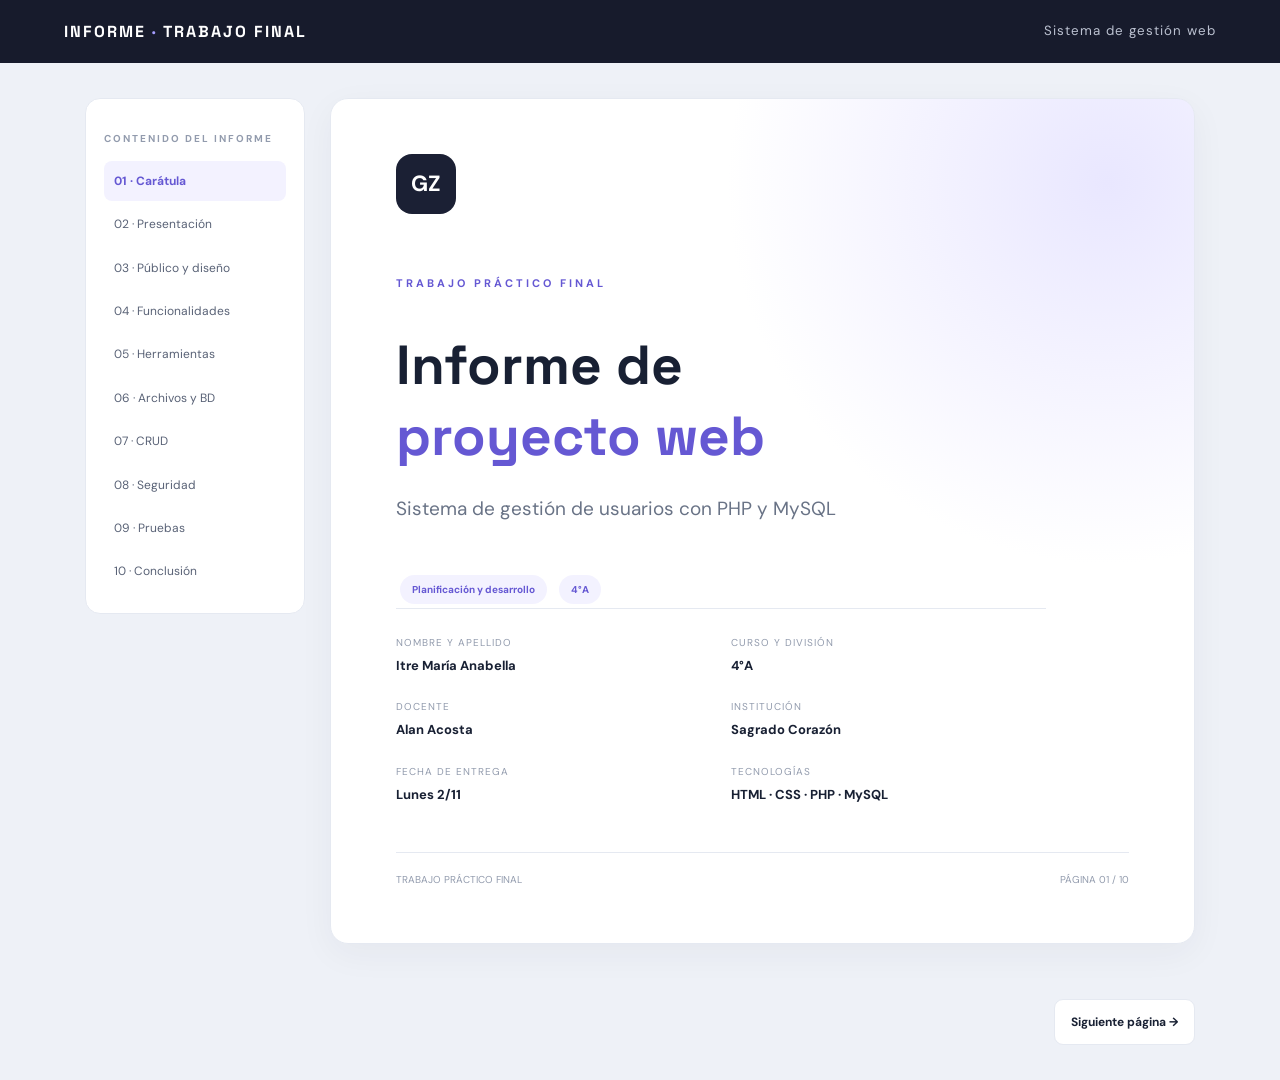
<file: index.html>
<!DOCTYPE html>
<html lang="es">
<head>
    <meta charset="UTF-8">
    <meta name="viewport" content="width=device-width, initial-scale=1.0">
    <title>Informe - GAMEZONE</title>
    <link rel="stylesheet" href="css/estilos.css">
</head>
<body>

<header>
    <a href="index.html" class="logo">INFORME <span>·</span> TRABAJO FINAL</a>
    <small>Sistema de gestión web</small>
</header>

<div class="contenedor">

<nav class="menu">
    <h4>Contenido del informe</h4>
    <a class="activo" href="index.html">01 · Carátula</a>
    <a href="pagina-2.html">02 · Presentación</a>
    <a href="pagina-3.html">03 · Público y diseño</a>
    <a href="pagina-4.html">04 · Funcionalidades</a>
    <a href="pagina-5.html">05 · Herramientas</a>
    <a href="pagina-6.html">06 · Archivos y BD</a>
    <a href="pagina-7.html">07 · CRUD</a>
    <a href="pagina-8.html">08 · Seguridad</a>
    <a href="pagina-9.html">09 · Pruebas</a>
    <a href="pagina-10.html">10 · Conclusión</a>
</nav>

<main class="documento portada">

    <div>
        <div class="simbolo">GZ</div>

        <p class="etiqueta" style="margin-top:60px">
            Trabajo práctico final
        </p>

        <h1>Informe de<br>
            <span style="color:#6558d3">proyecto web</span>
        </h1>

        <p class="subtitulo">
            Sistema de gestión de usuarios con PHP y MySQL
        </p>

        <br>

        <span class="etiqueta-color">Planificación y desarrollo</span>
        <span class="etiqueta-color">4°A</span>
    </div>

    <div class="datos">

        <div>
            <span>Nombre y apellido</span>
            <strong>Itre María Anabella</strong>
        </div>

        <div>
            <span>Curso y división</span>
            <strong>4°A</strong>
        </div>

        <div>
            <span>Docente</span>
            <strong>Alan Acosta</strong>
        </div>

        <div>
            <span>Institución</span>
            <strong>Sagrado Corazón</strong>
        </div>

        <div>
            <span>Fecha de entrega</span>
            <strong>Lunes 2/11</strong>
        </div>

        <div>
            <span>Tecnologías</span>
            <strong>HTML · CSS · PHP · MySQL</strong>
        </div>

    </div>

    <div class="pie">
        <span>Trabajo práctico final</span>
        <span>Página 01 / 10</span>
    </div>

</main>
</div>

<div class="contenedor">
    <div class="navegacion" style="grid-column:2">
        <span></span>
        <a href="pagina-2.html">Siguiente página →</a>
    </div>
</div>

</body>
</html>
</file>
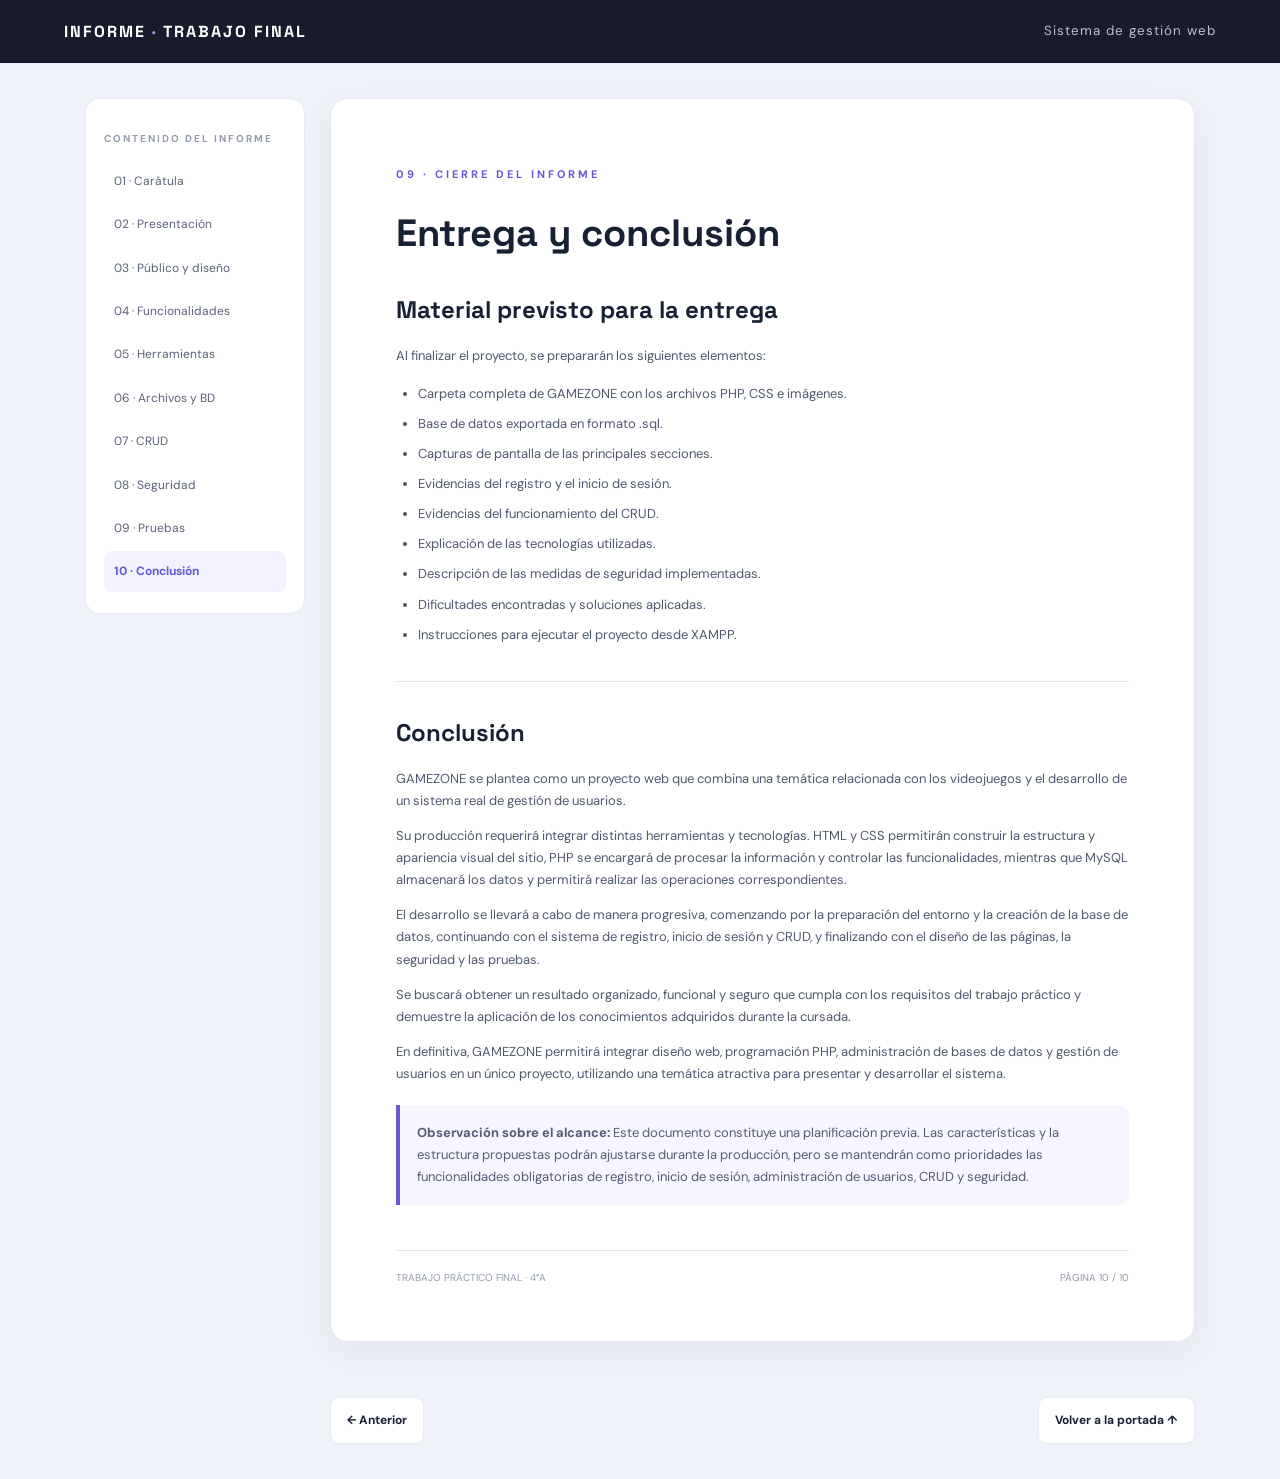
<file: pagina-10.html>
<!DOCTYPE html>
<html lang="es">
<head>
<meta charset="UTF-8">
<meta name="viewport" content="width=device-width, initial-scale=1.0">
<title>Conclusión - GAMEZONE</title>
<link rel="stylesheet" href="css/estilos.css">
</head>
<body>
<header>
<a href="index.html" class="logo">INFORME <span>·</span> TRABAJO FINAL</a>
<small>Sistema de gestión web</small>
</header>
<div class="contenedor">
<nav class="menu">
<h4>Contenido del informe</h4>
<a href="index.html">01 · Carátula</a>
<a href="pagina-2.html">02 · Presentación</a>
<a href="pagina-3.html">03 · Público y diseño</a>
<a href="pagina-4.html">04 · Funcionalidades</a>
<a href="pagina-5.html">05 · Herramientas</a>
<a href="pagina-6.html">06 · Archivos y BD</a>
<a href="pagina-7.html">07 · CRUD</a>
<a href="pagina-8.html">08 · Seguridad</a>
<a href="pagina-9.html">09 · Pruebas</a>
<a class="activo" href="pagina-10.html">10 · Conclusión</a>
</nav>

<main class="documento">
<p class="etiqueta">09 · Cierre del informe</p>
<h1>Entrega y conclusión</h1>

<h2>Material previsto para la entrega</h2>
<p>Al finalizar el proyecto, se prepararán los siguientes elementos:</p>

<ul>
<li>Carpeta completa de GAMEZONE con los archivos PHP, CSS e imágenes.</li>
<li>Base de datos exportada en formato .sql.</li>
<li>Capturas de pantalla de las principales secciones.</li>
<li>Evidencias del registro y el inicio de sesión.</li>
<li>Evidencias del funcionamiento del CRUD.</li>
<li>Explicación de las tecnologías utilizadas.</li>
<li>Descripción de las medidas de seguridad implementadas.</li>
<li>Dificultades encontradas y soluciones aplicadas.</li>
<li>Instrucciones para ejecutar el proyecto desde XAMPP.</li>
</ul>

<hr style="border:0;border-top:1px solid #e5e9f1;margin:35px 0">

<h2>Conclusión</h2>

<p>GAMEZONE se plantea como un proyecto web que combina una temática relacionada con los videojuegos y el desarrollo de un sistema real de gestión de usuarios.</p>

<p>Su producción requerirá integrar distintas herramientas y tecnologías. HTML y CSS permitirán construir la estructura y apariencia visual del sitio, PHP se encargará de procesar la información y controlar las funcionalidades, mientras que MySQL almacenará los datos y permitirá realizar las operaciones correspondientes.</p>

<p>El desarrollo se llevará a cabo de manera progresiva, comenzando por la preparación del entorno y la creación de la base de datos, continuando con el sistema de registro, inicio de sesión y CRUD, y finalizando con el diseño de las páginas, la seguridad y las pruebas.</p>

<p>Se buscará obtener un resultado organizado, funcional y seguro que cumpla con los requisitos del trabajo práctico y demuestre la aplicación de los conocimientos adquiridos durante la cursada.</p>

<p>En definitiva, GAMEZONE permitirá integrar diseño web, programación PHP, administración de bases de datos y gestión de usuarios en un único proyecto, utilizando una temática atractiva para presentar y desarrollar el sistema.</p>

<div class="destacado">
<strong>Observación sobre el alcance:</strong>
Este documento constituye una planificación previa. Las características y la estructura propuestas podrán ajustarse durante la producción, pero se mantendrán como prioridades las funcionalidades obligatorias de registro, inicio de sesión, administración de usuarios, CRUD y seguridad.
</div>

<div class="pie">
<span>Trabajo práctico final · 4°A</span>
<span>Página 10 / 10</span>
</div>
</main>
</div>

<div class="contenedor">
<div class="navegacion" style="grid-column:2">
<a href="pagina-9.html">← Anterior</a>
<a href="index.html">Volver a la portada ↑</a>
</div>
</div>
</body>
</html>
</file>
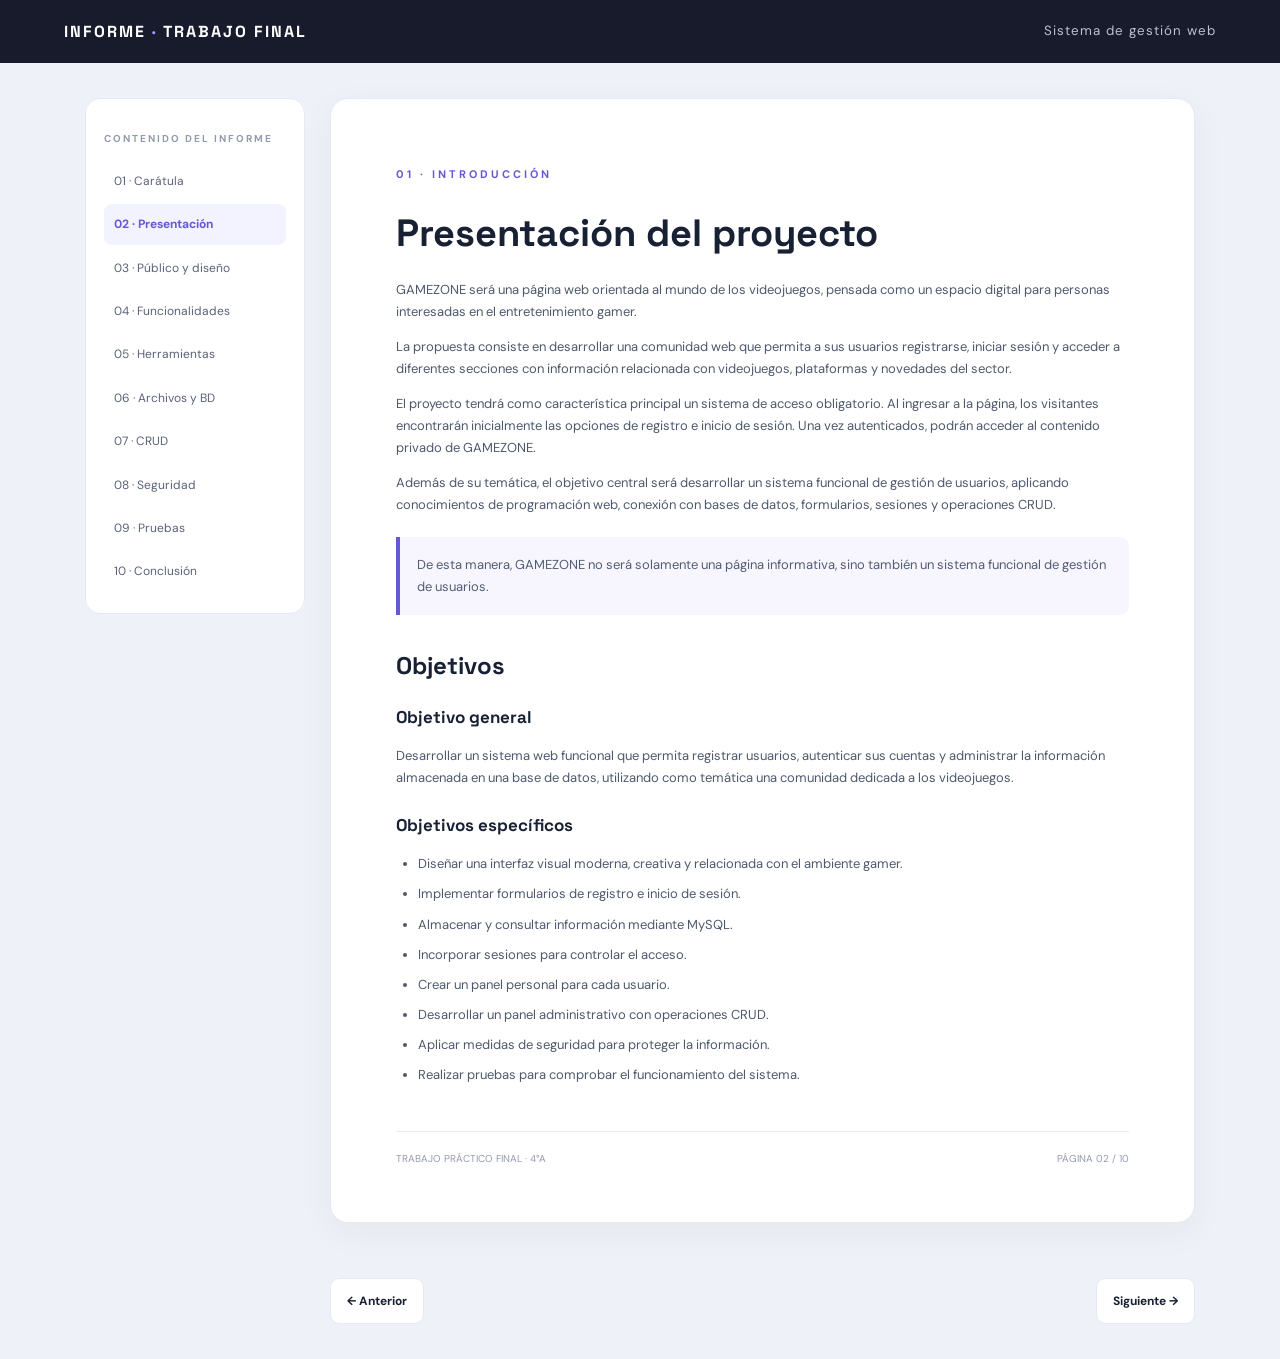
<file: pagina-2.html>
<!DOCTYPE html>
<html lang="es">
<head>
<meta charset="UTF-8">
<meta name="viewport" content="width=device-width, initial-scale=1.0">
<title>Presentación - GAMEZONE</title>
<link rel="stylesheet" href="css/estilos.css">
</head>
<body>

<header>
    <a href="index.html" class="logo">INFORME <span>·</span> TRABAJO FINAL</a>
    <small>Sistema de gestión web</small>
</header>

<div class="contenedor">

<nav class="menu">
    <h4>Contenido del informe</h4>
    <a href="index.html">01 · Carátula</a>
    <a class="activo" href="pagina-2.html">02 · Presentación</a>
    <a href="pagina-3.html">03 · Público y diseño</a>
    <a href="pagina-4.html">04 · Funcionalidades</a>
    <a href="pagina-5.html">05 · Herramientas</a>
    <a href="pagina-6.html">06 · Archivos y BD</a>
    <a href="pagina-7.html">07 · CRUD</a>
    <a href="pagina-8.html">08 · Seguridad</a>
    <a href="pagina-9.html">09 · Pruebas</a>
    <a href="pagina-10.html">10 · Conclusión</a>
</nav>

<main class="documento">

<p class="etiqueta">01 · Introducción</p>

<h1>Presentación del proyecto</h1>

<p>GAMEZONE será una página web orientada al mundo de los videojuegos, pensada como un espacio digital para personas interesadas en el entretenimiento gamer.</p>

<p>La propuesta consiste en desarrollar una comunidad web que permita a sus usuarios registrarse, iniciar sesión y acceder a diferentes secciones con información relacionada con videojuegos, plataformas y novedades del sector.</p>

<p>El proyecto tendrá como característica principal un sistema de acceso obligatorio. Al ingresar a la página, los visitantes encontrarán inicialmente las opciones de registro e inicio de sesión. Una vez autenticados, podrán acceder al contenido privado de GAMEZONE.</p>

<p>Además de su temática, el objetivo central será desarrollar un sistema funcional de gestión de usuarios, aplicando conocimientos de programación web, conexión con bases de datos, formularios, sesiones y operaciones CRUD.</p>

<div class="destacado">
De esta manera, GAMEZONE no será solamente una página informativa, sino también un sistema funcional de gestión de usuarios.
</div>

<h2>Objetivos</h2>

<h3>Objetivo general</h3>

<p>Desarrollar un sistema web funcional que permita registrar usuarios, autenticar sus cuentas y administrar la información almacenada en una base de datos, utilizando como temática una comunidad dedicada a los videojuegos.</p>

<h3>Objetivos específicos</h3>

<ul>
<li>Diseñar una interfaz visual moderna, creativa y relacionada con el ambiente gamer.</li>
<li>Implementar formularios de registro e inicio de sesión.</li>
<li>Almacenar y consultar información mediante MySQL.</li>
<li>Incorporar sesiones para controlar el acceso.</li>
<li>Crear un panel personal para cada usuario.</li>
<li>Desarrollar un panel administrativo con operaciones CRUD.</li>
<li>Aplicar medidas de seguridad para proteger la información.</li>
<li>Realizar pruebas para comprobar el funcionamiento del sistema.</li>
</ul>

<div class="pie">
<span>Trabajo práctico final · 4°A</span>
<span>Página 02 / 10</span>
</div>

</main>
</div>

<div class="contenedor">
<div class="navegacion" style="grid-column:2">
<a href="index.html">← Anterior</a>
<a href="pagina-3.html">Siguiente →</a>
</div>
</div>

</body>
</html>
</file>
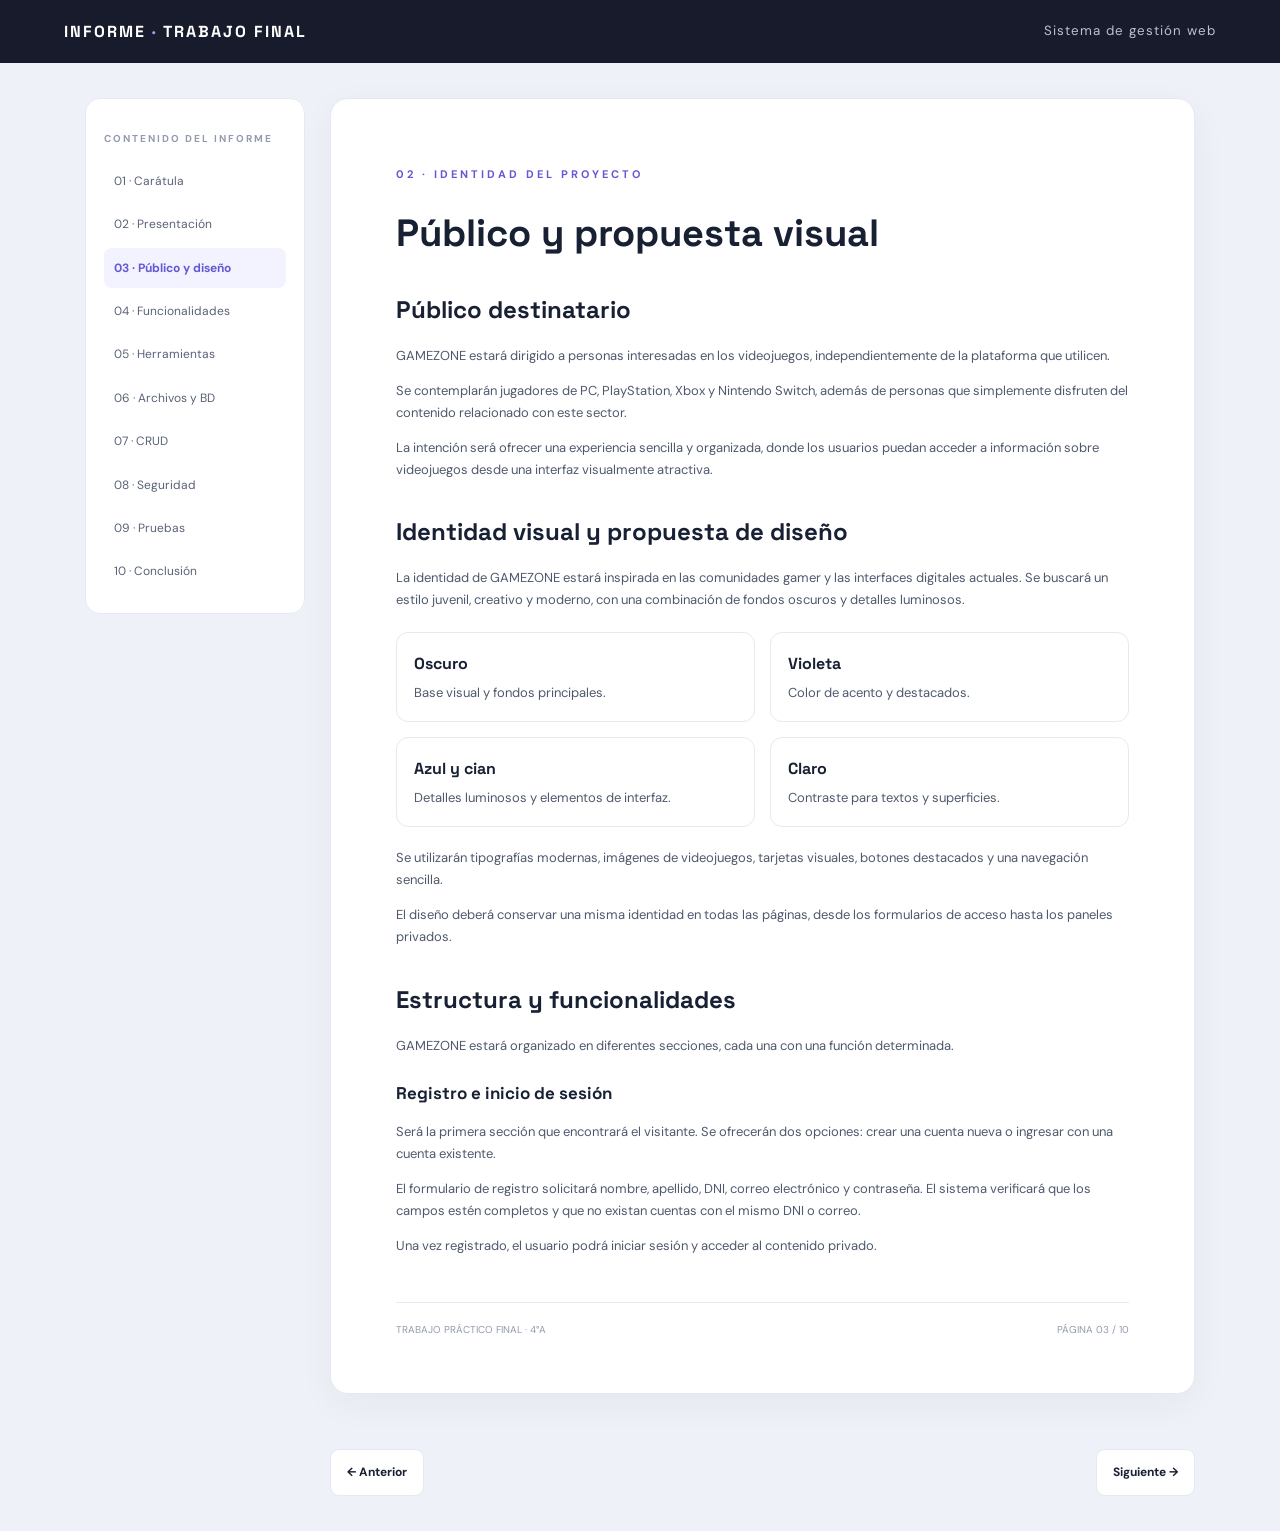
<file: pagina-3.html>
<!DOCTYPE html>
<html lang="es">
<head>
<meta charset="UTF-8">
<meta name="viewport" content="width=device-width, initial-scale=1.0">
<title>Público y diseño - GAMEZONE</title>
<link rel="stylesheet" href="css/estilos.css">
</head>
<body>
<header>
<a href="index.html" class="logo">INFORME <span>·</span> TRABAJO FINAL</a>
<small>Sistema de gestión web</small>
</header>
<div class="contenedor">
<nav class="menu">
<h4>Contenido del informe</h4>
<a href="index.html">01 · Carátula</a>
<a href="pagina-2.html">02 · Presentación</a>
<a class="activo" href="pagina-3.html">03 · Público y diseño</a>
<a href="pagina-4.html">04 · Funcionalidades</a>
<a href="pagina-5.html">05 · Herramientas</a>
<a href="pagina-6.html">06 · Archivos y BD</a>
<a href="pagina-7.html">07 · CRUD</a>
<a href="pagina-8.html">08 · Seguridad</a>
<a href="pagina-9.html">09 · Pruebas</a>
<a href="pagina-10.html">10 · Conclusión</a>
</nav>

<main class="documento">
<p class="etiqueta">02 · Identidad del proyecto</p>
<h1>Público y propuesta visual</h1>

<h2>Público destinatario</h2>
<p>GAMEZONE estará dirigido a personas interesadas en los videojuegos, independientemente de la plataforma que utilicen.</p>
<p>Se contemplarán jugadores de PC, PlayStation, Xbox y Nintendo Switch, además de personas que simplemente disfruten del contenido relacionado con este sector.</p>
<p>La intención será ofrecer una experiencia sencilla y organizada, donde los usuarios puedan acceder a información sobre videojuegos desde una interfaz visualmente atractiva.</p>

<h2>Identidad visual y propuesta de diseño</h2>
<p>La identidad de GAMEZONE estará inspirada en las comunidades gamer y las interfaces digitales actuales. Se buscará un estilo juvenil, creativo y moderno, con una combinación de fondos oscuros y detalles luminosos.</p>

<div class="tarjetas">
<div class="tarjeta">
<strong>Oscuro</strong>
<p>Base visual y fondos principales.</p>
</div>
<div class="tarjeta">
<strong>Violeta</strong>
<p>Color de acento y destacados.</p>
</div>
<div class="tarjeta">
<strong>Azul y cian</strong>
<p>Detalles luminosos y elementos de interfaz.</p>
</div>
<div class="tarjeta">
<strong>Claro</strong>
<p>Contraste para textos y superficies.</p>
</div>
</div>

<p>Se utilizarán tipografías modernas, imágenes de videojuegos, tarjetas visuales, botones destacados y una navegación sencilla.</p>
<p>El diseño deberá conservar una misma identidad en todas las páginas, desde los formularios de acceso hasta los paneles privados.</p>

<h2>Estructura y funcionalidades</h2>
<p>GAMEZONE estará organizado en diferentes secciones, cada una con una función determinada.</p>

<h3>Registro e inicio de sesión</h3>
<p>Será la primera sección que encontrará el visitante. Se ofrecerán dos opciones: crear una cuenta nueva o ingresar con una cuenta existente.</p>
<p>El formulario de registro solicitará nombre, apellido, DNI, correo electrónico y contraseña. El sistema verificará que los campos estén completos y que no existan cuentas con el mismo DNI o correo.</p>
<p>Una vez registrado, el usuario podrá iniciar sesión y acceder al contenido privado.</p>

<div class="pie">
<span>Trabajo práctico final · 4°A</span>
<span>Página 03 / 10</span>
</div>
</main>
</div>
<div class="contenedor">
<div class="navegacion" style="grid-column:2">
<a href="pagina-2.html">← Anterior</a>
<a href="pagina-4.html">Siguiente →</a>
</div>
</div>
</body>
</html>
</file>
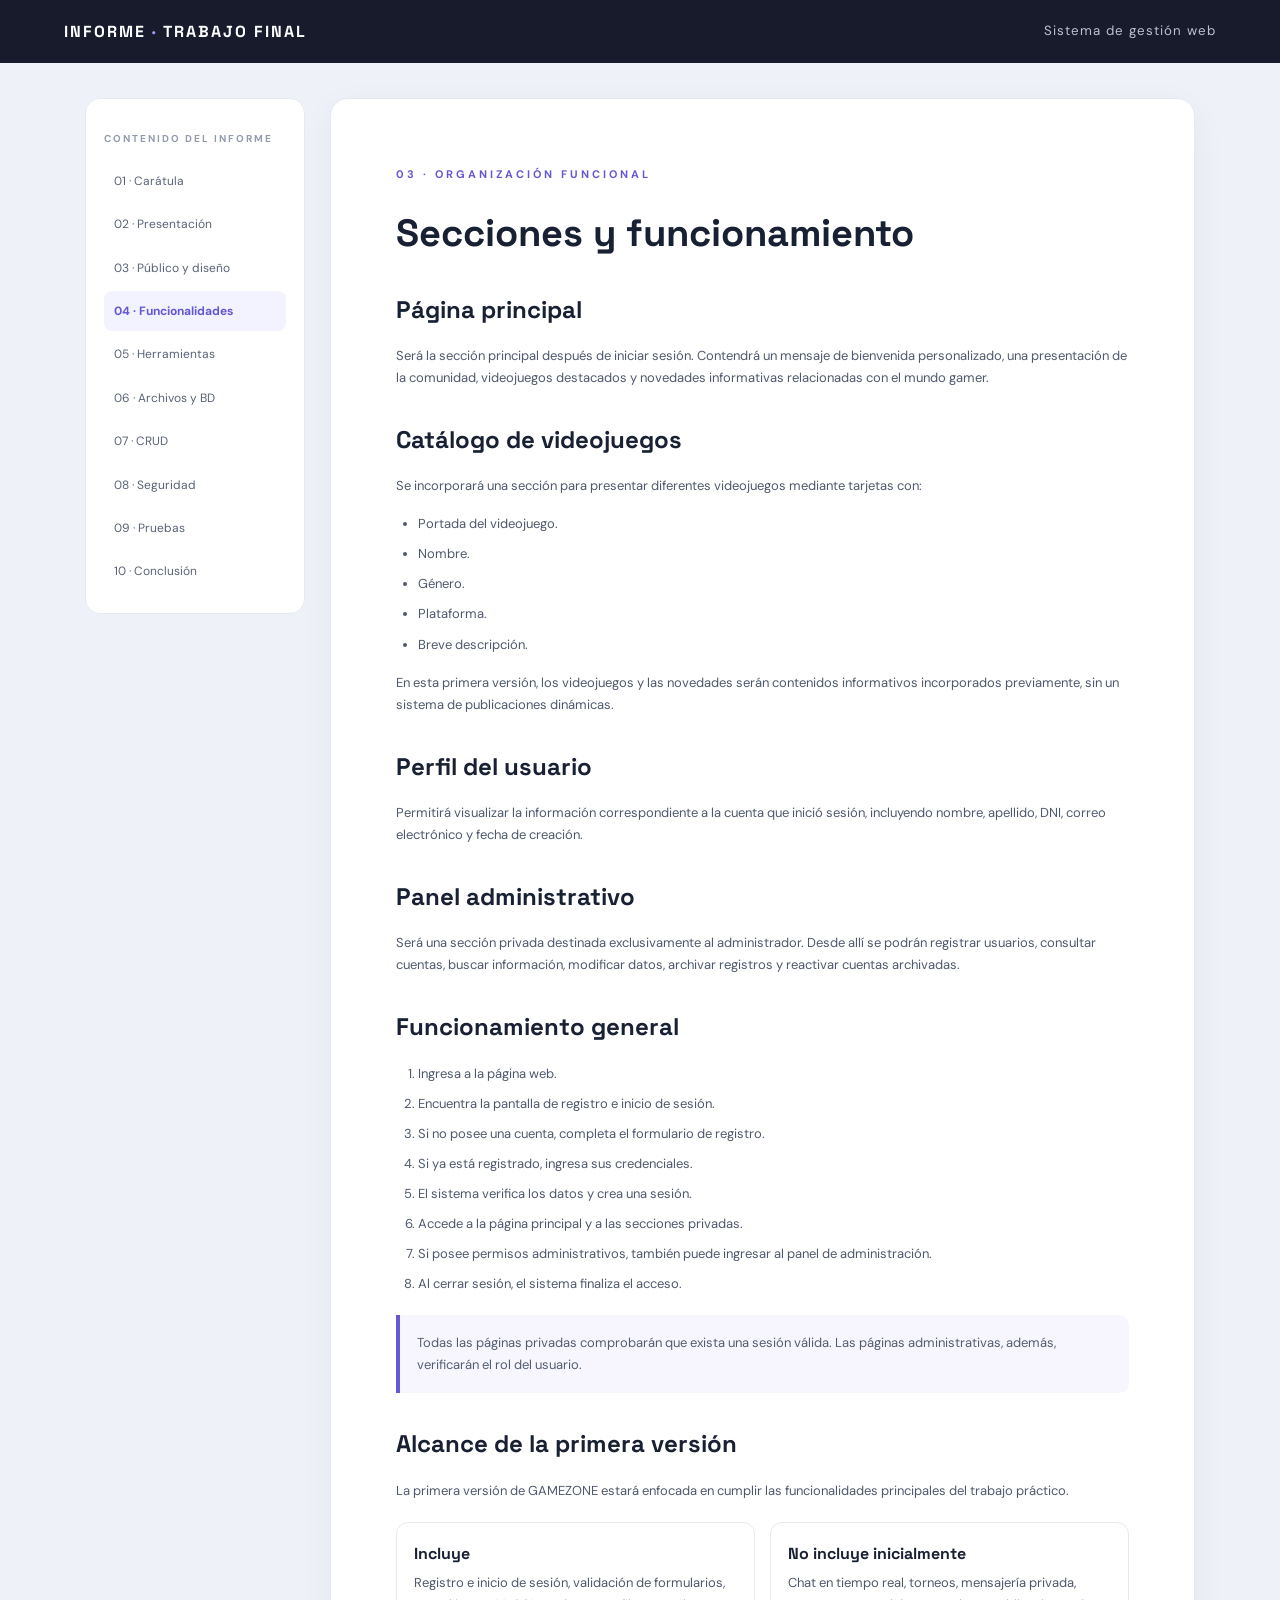
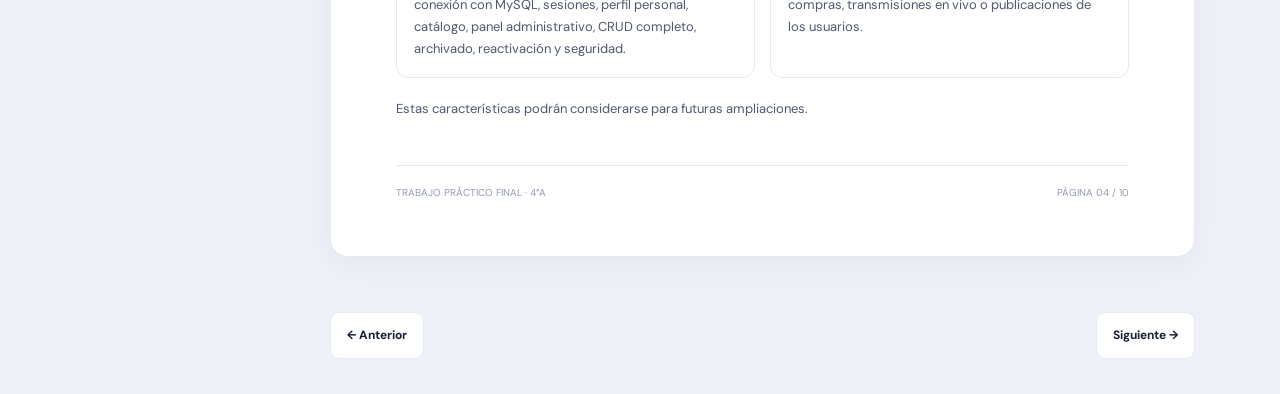
<file: pagina-4.html>
<!DOCTYPE html>
<html lang="es">
<head>
<meta charset="UTF-8">
<meta name="viewport" content="width=device-width, initial-scale=1.0">
<title>Funcionalidades - GAMEZONE</title>
<link rel="stylesheet" href="css/estilos.css">
</head>
<body>
<header>
<a href="index.html" class="logo">INFORME <span>·</span> TRABAJO FINAL</a>
<small>Sistema de gestión web</small>
</header>
<div class="contenedor">
<nav class="menu">
<h4>Contenido del informe</h4>
<a href="index.html">01 · Carátula</a>
<a href="pagina-2.html">02 · Presentación</a>
<a href="pagina-3.html">03 · Público y diseño</a>
<a class="activo" href="pagina-4.html">04 · Funcionalidades</a>
<a href="pagina-5.html">05 · Herramientas</a>
<a href="pagina-6.html">06 · Archivos y BD</a>
<a href="pagina-7.html">07 · CRUD</a>
<a href="pagina-8.html">08 · Seguridad</a>
<a href="pagina-9.html">09 · Pruebas</a>
<a href="pagina-10.html">10 · Conclusión</a>
</nav>

<main class="documento">
<p class="etiqueta">03 · Organización funcional</p>
<h1>Secciones y funcionamiento</h1>

<h2>Página principal</h2>
<p>Será la sección principal después de iniciar sesión. Contendrá un mensaje de bienvenida personalizado, una presentación de la comunidad, videojuegos destacados y novedades informativas relacionadas con el mundo gamer.</p>

<h2>Catálogo de videojuegos</h2>
<p>Se incorporará una sección para presentar diferentes videojuegos mediante tarjetas con:</p>
<ul>
<li>Portada del videojuego.</li>
<li>Nombre.</li>
<li>Género.</li>
<li>Plataforma.</li>
<li>Breve descripción.</li>
</ul>
<p>En esta primera versión, los videojuegos y las novedades serán contenidos informativos incorporados previamente, sin un sistema de publicaciones dinámicas.</p>

<h2>Perfil del usuario</h2>
<p>Permitirá visualizar la información correspondiente a la cuenta que inició sesión, incluyendo nombre, apellido, DNI, correo electrónico y fecha de creación.</p>

<h2>Panel administrativo</h2>
<p>Será una sección privada destinada exclusivamente al administrador. Desde allí se podrán registrar usuarios, consultar cuentas, buscar información, modificar datos, archivar registros y reactivar cuentas archivadas.</p>

<h2>Funcionamiento general</h2>
<ol>
<li>Ingresa a la página web.</li>
<li>Encuentra la pantalla de registro e inicio de sesión.</li>
<li>Si no posee una cuenta, completa el formulario de registro.</li>
<li>Si ya está registrado, ingresa sus credenciales.</li>
<li>El sistema verifica los datos y crea una sesión.</li>
<li>Accede a la página principal y a las secciones privadas.</li>
<li>Si posee permisos administrativos, también puede ingresar al panel de administración.</li>
<li>Al cerrar sesión, el sistema finaliza el acceso.</li>
</ol>

<div class="destacado">
Todas las páginas privadas comprobarán que exista una sesión válida. Las páginas administrativas, además, verificarán el rol del usuario.
</div>

<h2>Alcance de la primera versión</h2>
<p>La primera versión de GAMEZONE estará enfocada en cumplir las funcionalidades principales del trabajo práctico.</p>

<div class="tarjetas">
<div class="tarjeta">
<strong>Incluye</strong>
<p>Registro e inicio de sesión, validación de formularios, conexión con MySQL, sesiones, perfil personal, catálogo, panel administrativo, CRUD completo, archivado, reactivación y seguridad.</p>
</div>
<div class="tarjeta">
<strong>No incluye inicialmente</strong>
<p>Chat en tiempo real, torneos, mensajería privada, compras, transmisiones en vivo o publicaciones de los usuarios.</p>
</div>
</div>

<p>Estas características podrán considerarse para futuras ampliaciones.</p>

<div class="pie">
<span>Trabajo práctico final · 4°A</span>
<span>Página 04 / 10</span>
</div>
</main>
</div>
<div class="contenedor">
<div class="navegacion" style="grid-column:2">
<a href="pagina-3.html">← Anterior</a>
<a href="pagina-5.html">Siguiente →</a>
</div>
</div>
</body>
</html>
</file>
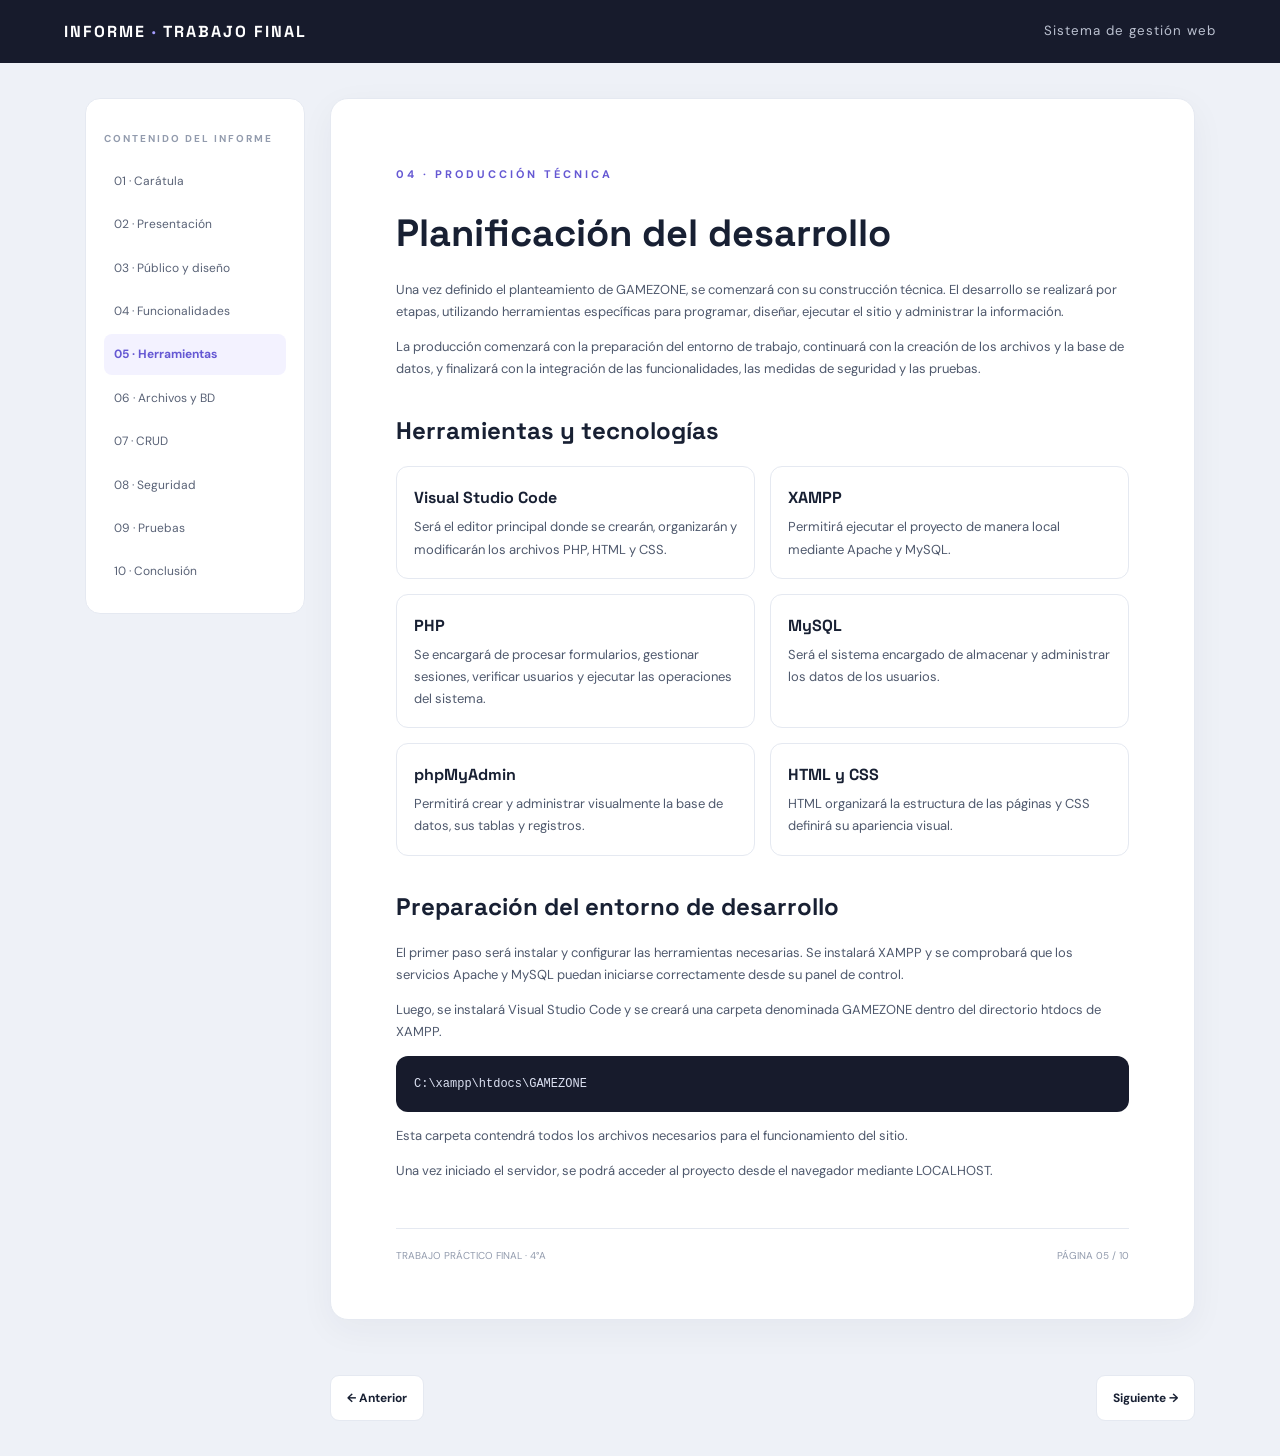
<file: pagina-5.html>
<!DOCTYPE html>
<html lang="es">
<head>
<meta charset="UTF-8">
<meta name="viewport" content="width=device-width, initial-scale=1.0">
<title>Herramientas - GAMEZONE</title>
<link rel="stylesheet" href="css/estilos.css">
</head>
<body>
<header>
<a href="index.html" class="logo">INFORME <span>·</span> TRABAJO FINAL</a>
<small>Sistema de gestión web</small>
</header>
<div class="contenedor">
<nav class="menu">
<h4>Contenido del informe</h4>
<a href="index.html">01 · Carátula</a>
<a href="pagina-2.html">02 · Presentación</a>
<a href="pagina-3.html">03 · Público y diseño</a>
<a href="pagina-4.html">04 · Funcionalidades</a>
<a class="activo" href="pagina-5.html">05 · Herramientas</a>
<a href="pagina-6.html">06 · Archivos y BD</a>
<a href="pagina-7.html">07 · CRUD</a>
<a href="pagina-8.html">08 · Seguridad</a>
<a href="pagina-9.html">09 · Pruebas</a>
<a href="pagina-10.html">10 · Conclusión</a>
</nav>

<main class="documento">
<p class="etiqueta">04 · Producción técnica</p>
<h1>Planificación del desarrollo</h1>

<p>Una vez definido el planteamiento de GAMEZONE, se comenzará con su construcción técnica. El desarrollo se realizará por etapas, utilizando herramientas específicas para programar, diseñar, ejecutar el sitio y administrar la información.</p>

<p>La producción comenzará con la preparación del entorno de trabajo, continuará con la creación de los archivos y la base de datos, y finalizará con la integración de las funcionalidades, las medidas de seguridad y las pruebas.</p>

<h2>Herramientas y tecnologías</h2>

<div class="tarjetas">
<div class="tarjeta">
<strong>Visual Studio Code</strong>
<p>Será el editor principal donde se crearán, organizarán y modificarán los archivos PHP, HTML y CSS.</p>
</div>
<div class="tarjeta">
<strong>XAMPP</strong>
<p>Permitirá ejecutar el proyecto de manera local mediante Apache y MySQL.</p>
</div>
<div class="tarjeta">
<strong>PHP</strong>
<p>Se encargará de procesar formularios, gestionar sesiones, verificar usuarios y ejecutar las operaciones del sistema.</p>
</div>
<div class="tarjeta">
<strong>MySQL</strong>
<p>Será el sistema encargado de almacenar y administrar los datos de los usuarios.</p>
</div>
<div class="tarjeta">
<strong>phpMyAdmin</strong>
<p>Permitirá crear y administrar visualmente la base de datos, sus tablas y registros.</p>
</div>
<div class="tarjeta">
<strong>HTML y CSS</strong>
<p>HTML organizará la estructura de las páginas y CSS definirá su apariencia visual.</p>
</div>
</div>

<h2>Preparación del entorno de desarrollo</h2>
<p>El primer paso será instalar y configurar las herramientas necesarias. Se instalará XAMPP y se comprobará que los servicios Apache y MySQL puedan iniciarse correctamente desde su panel de control.</p>

<p>Luego, se instalará Visual Studio Code y se creará una carpeta denominada GAMEZONE dentro del directorio htdocs de XAMPP.</p>

<div class="codigo">C:\xampp\htdocs\GAMEZONE</div>

<p>Esta carpeta contendrá todos los archivos necesarios para el funcionamiento del sitio.</p>

<p>Una vez iniciado el servidor, se podrá acceder al proyecto desde el navegador mediante LOCALHOST.</p>

<div class="pie">
<span>Trabajo práctico final · 4°A</span>
<span>Página 05 / 10</span>
</div>
</main>
</div>
<div class="contenedor">
<div class="navegacion" style="grid-column:2">
<a href="pagina-4.html">← Anterior</a>
<a href="pagina-6.html">Siguiente →</a>
</div>
</div>
</body>
</html>
</file>
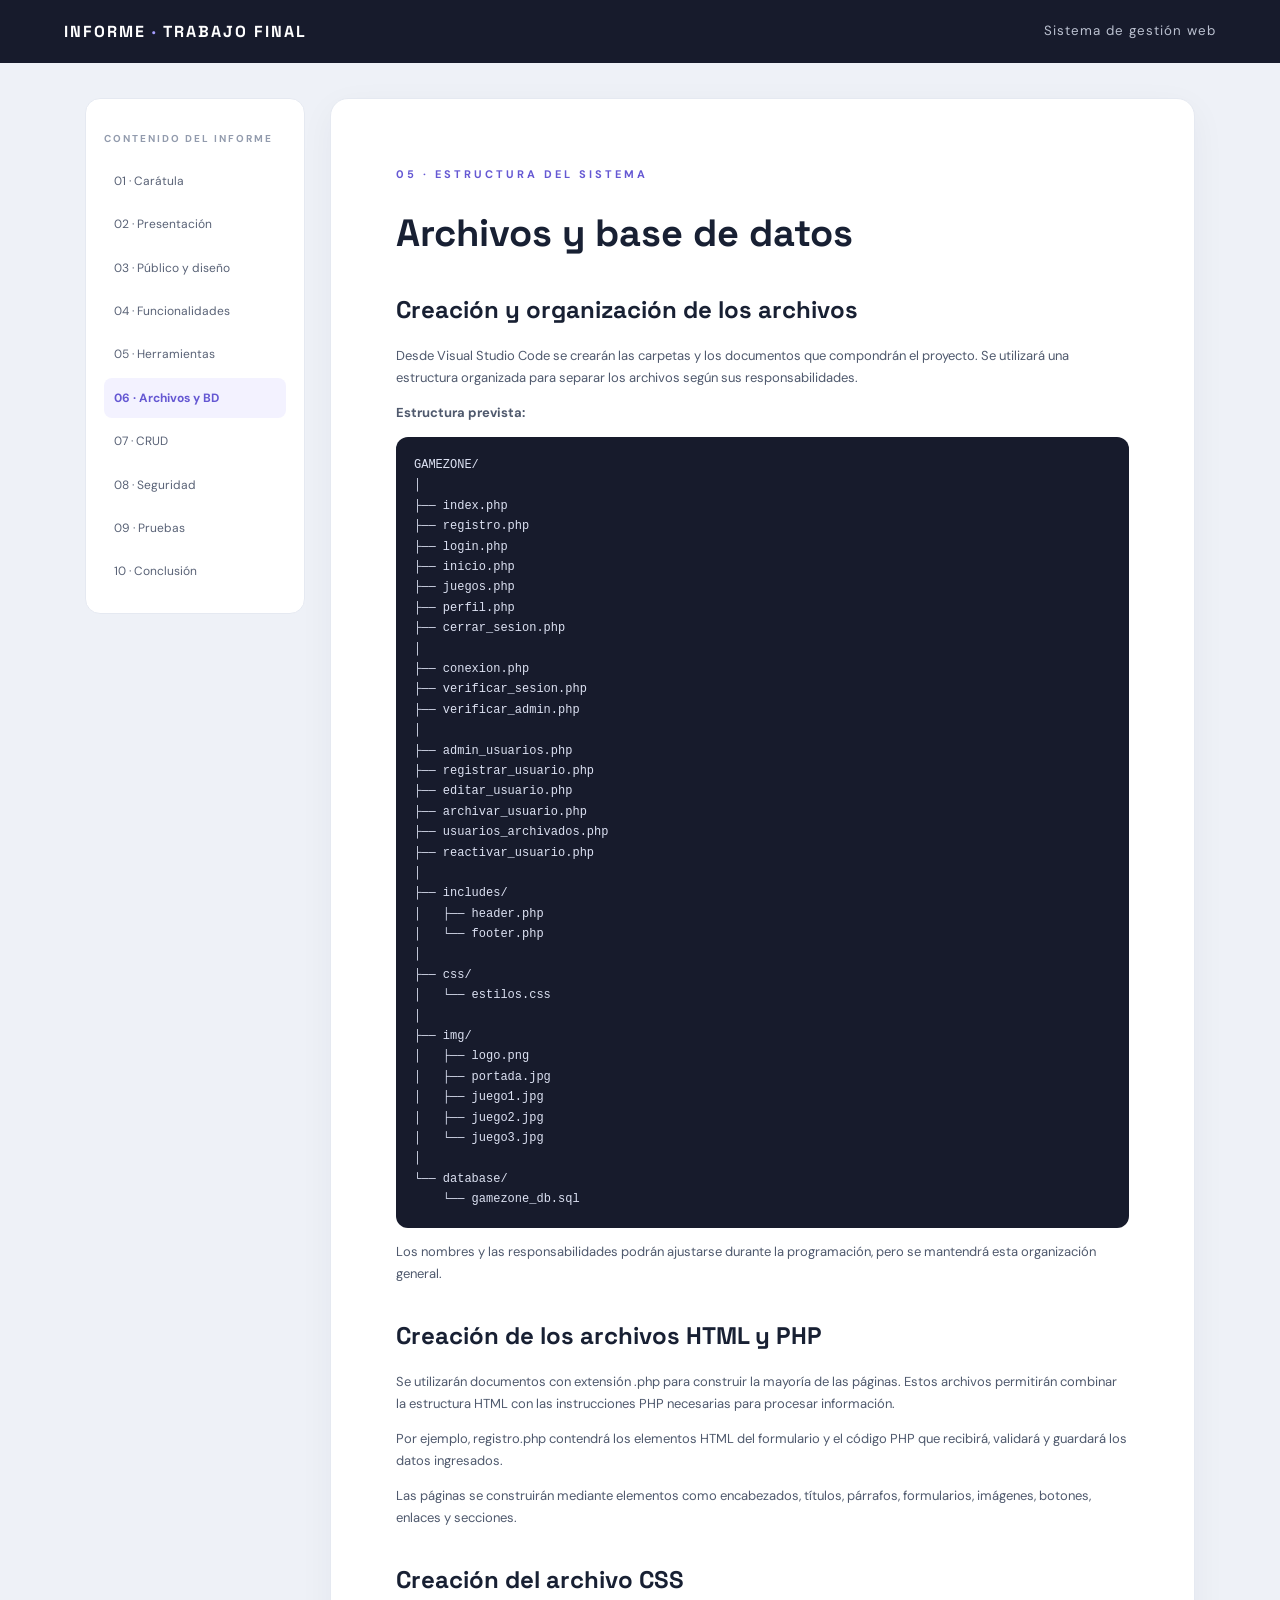
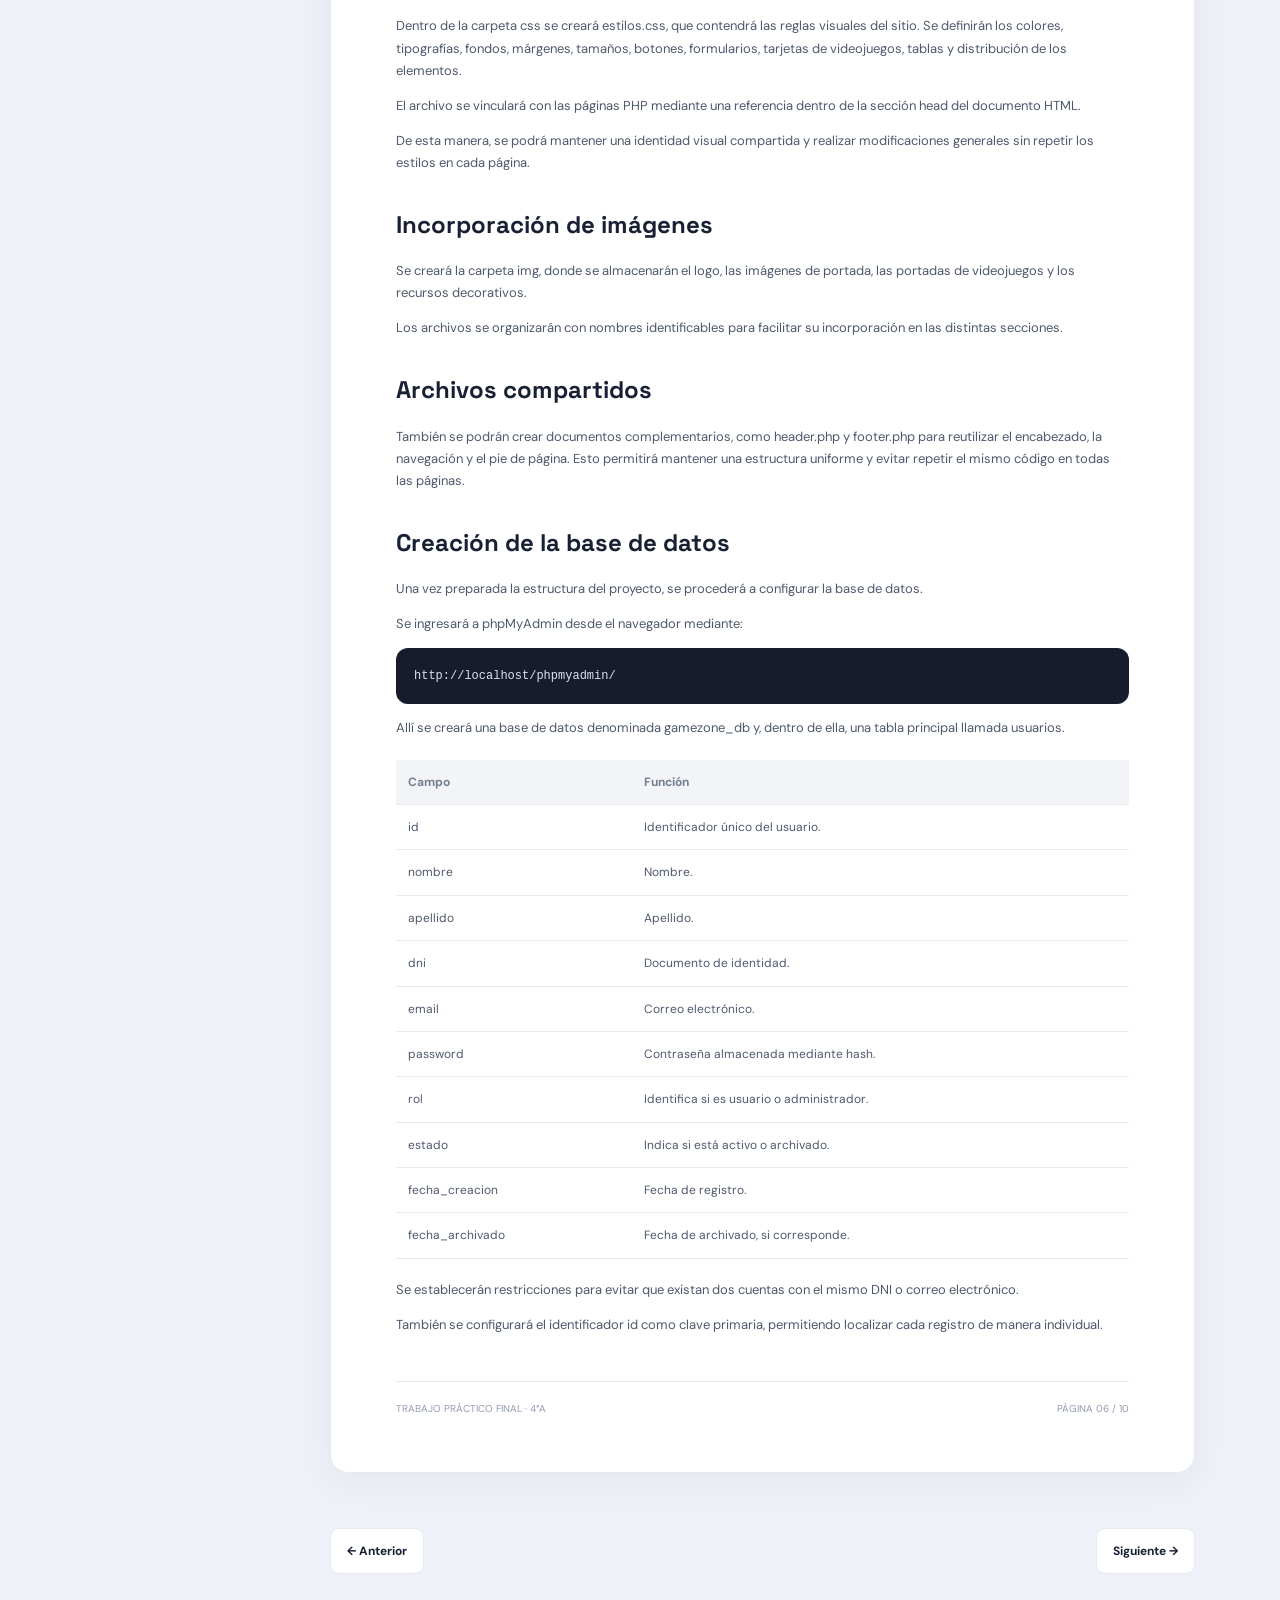
<file: pagina-6.html>
<!DOCTYPE html>
<html lang="es">
<head>
<meta charset="UTF-8">
<meta name="viewport" content="width=device-width, initial-scale=1.0">
<title>Archivos y base de datos - GAMEZONE</title>
<link rel="stylesheet" href="css/estilos.css">
</head>
<body>
<header>
<a href="index.html" class="logo">INFORME <span>·</span> TRABAJO FINAL</a>
<small>Sistema de gestión web</small>
</header>
<div class="contenedor">
<nav class="menu">
<h4>Contenido del informe</h4>
<a href="index.html">01 · Carátula</a>
<a href="pagina-2.html">02 · Presentación</a>
<a href="pagina-3.html">03 · Público y diseño</a>
<a href="pagina-4.html">04 · Funcionalidades</a>
<a href="pagina-5.html">05 · Herramientas</a>
<a class="activo" href="pagina-6.html">06 · Archivos y BD</a>
<a href="pagina-7.html">07 · CRUD</a>
<a href="pagina-8.html">08 · Seguridad</a>
<a href="pagina-9.html">09 · Pruebas</a>
<a href="pagina-10.html">10 · Conclusión</a>
</nav>

<main class="documento">
<p class="etiqueta">05 · Estructura del sistema</p>
<h1>Archivos y base de datos</h1>

<h2>Creación y organización de los archivos</h2>
<p>Desde Visual Studio Code se crearán las carpetas y los documentos que compondrán el proyecto. Se utilizará una estructura organizada para separar los archivos según sus responsabilidades.</p>

<p><strong>Estructura prevista:</strong></p>

<div class="codigo">GAMEZONE/
│
├── index.php
├── registro.php
├── login.php
├── inicio.php
├── juegos.php
├── perfil.php
├── cerrar_sesion.php
│
├── conexion.php
├── verificar_sesion.php
├── verificar_admin.php
│
├── admin_usuarios.php
├── registrar_usuario.php
├── editar_usuario.php
├── archivar_usuario.php
├── usuarios_archivados.php
├── reactivar_usuario.php
│
├── includes/
│   ├── header.php
│   └── footer.php
│
├── css/
│   └── estilos.css
│
├── img/
│   ├── logo.png
│   ├── portada.jpg
│   ├── juego1.jpg
│   ├── juego2.jpg
│   └── juego3.jpg
│
└── database/
    └── gamezone_db.sql</div>

<p>Los nombres y las responsabilidades podrán ajustarse durante la programación, pero se mantendrá esta organización general.</p>

<h2>Creación de los archivos HTML y PHP</h2>
<p>Se utilizarán documentos con extensión .php para construir la mayoría de las páginas. Estos archivos permitirán combinar la estructura HTML con las instrucciones PHP necesarias para procesar información.</p>

<p>Por ejemplo, registro.php contendrá los elementos HTML del formulario y el código PHP que recibirá, validará y guardará los datos ingresados.</p>

<p>Las páginas se construirán mediante elementos como encabezados, títulos, párrafos, formularios, imágenes, botones, enlaces y secciones.</p>

<h2>Creación del archivo CSS</h2>
<p>Dentro de la carpeta css se creará estilos.css, que contendrá las reglas visuales del sitio. Se definirán los colores, tipografías, fondos, márgenes, tamaños, botones, formularios, tarjetas de videojuegos, tablas y distribución de los elementos.</p>

<p>El archivo se vinculará con las páginas PHP mediante una referencia dentro de la sección head del documento HTML.</p>

<p>De esta manera, se podrá mantener una identidad visual compartida y realizar modificaciones generales sin repetir los estilos en cada página.</p>

<h2>Incorporación de imágenes</h2>
<p>Se creará la carpeta img, donde se almacenarán el logo, las imágenes de portada, las portadas de videojuegos y los recursos decorativos.</p>

<p>Los archivos se organizarán con nombres identificables para facilitar su incorporación en las distintas secciones.</p>

<h2>Archivos compartidos</h2>
<p>También se podrán crear documentos complementarios, como header.php y footer.php para reutilizar el encabezado, la navegación y el pie de página. Esto permitirá mantener una estructura uniforme y evitar repetir el mismo código en todas las páginas.</p>

<h2>Creación de la base de datos</h2>
<p>Una vez preparada la estructura del proyecto, se procederá a configurar la base de datos.</p>

<p>Se ingresará a phpMyAdmin desde el navegador mediante:</p>

<div class="codigo">http://localhost/phpmyadmin/</div>

<p>Allí se creará una base de datos denominada gamezone_db y, dentro de ella, una tabla principal llamada usuarios.</p>

<table>
<thead>
<tr><th>Campo</th><th>Función</th></tr>
</thead>
<tbody>
<tr><td>id</td><td>Identificador único del usuario.</td></tr>
<tr><td>nombre</td><td>Nombre.</td></tr>
<tr><td>apellido</td><td>Apellido.</td></tr>
<tr><td>dni</td><td>Documento de identidad.</td></tr>
<tr><td>email</td><td>Correo electrónico.</td></tr>
<tr><td>password</td><td>Contraseña almacenada mediante hash.</td></tr>
<tr><td>rol</td><td>Identifica si es usuario o administrador.</td></tr>
<tr><td>estado</td><td>Indica si está activo o archivado.</td></tr>
<tr><td>fecha_creacion</td><td>Fecha de registro.</td></tr>
<tr><td>fecha_archivado</td><td>Fecha de archivado, si corresponde.</td></tr>
</tbody>
</table>

<p>Se establecerán restricciones para evitar que existan dos cuentas con el mismo DNI o correo electrónico.</p>

<p>También se configurará el identificador id como clave primaria, permitiendo localizar cada registro de manera individual.</p>

<div class="pie">
<span>Trabajo práctico final · 4°A</span>
<span>Página 06 / 10</span>
</div>
</main>
</div>
<div class="contenedor">
<div class="navegacion" style="grid-column:2">
<a href="pagina-5.html">← Anterior</a>
<a href="pagina-7.html">Siguiente →</a>
</div>
</div>
</body>
</html>
</file>
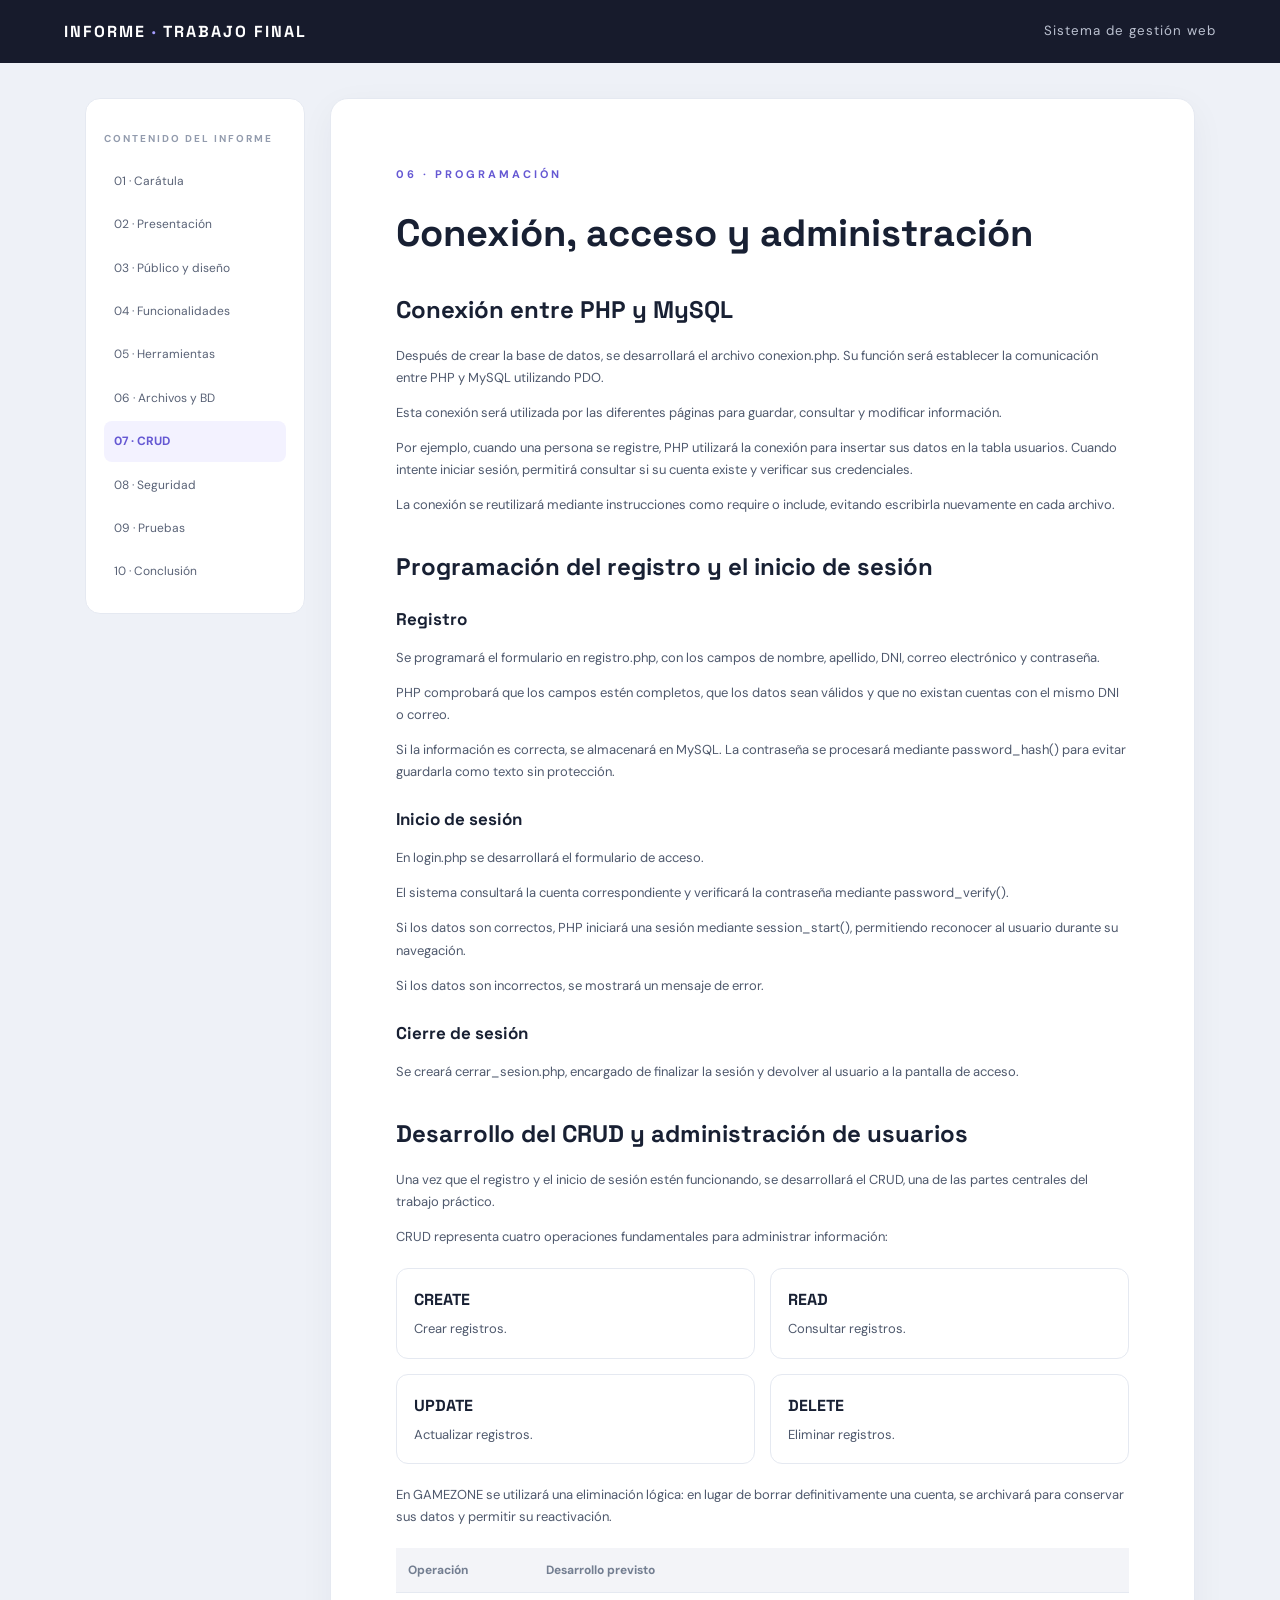
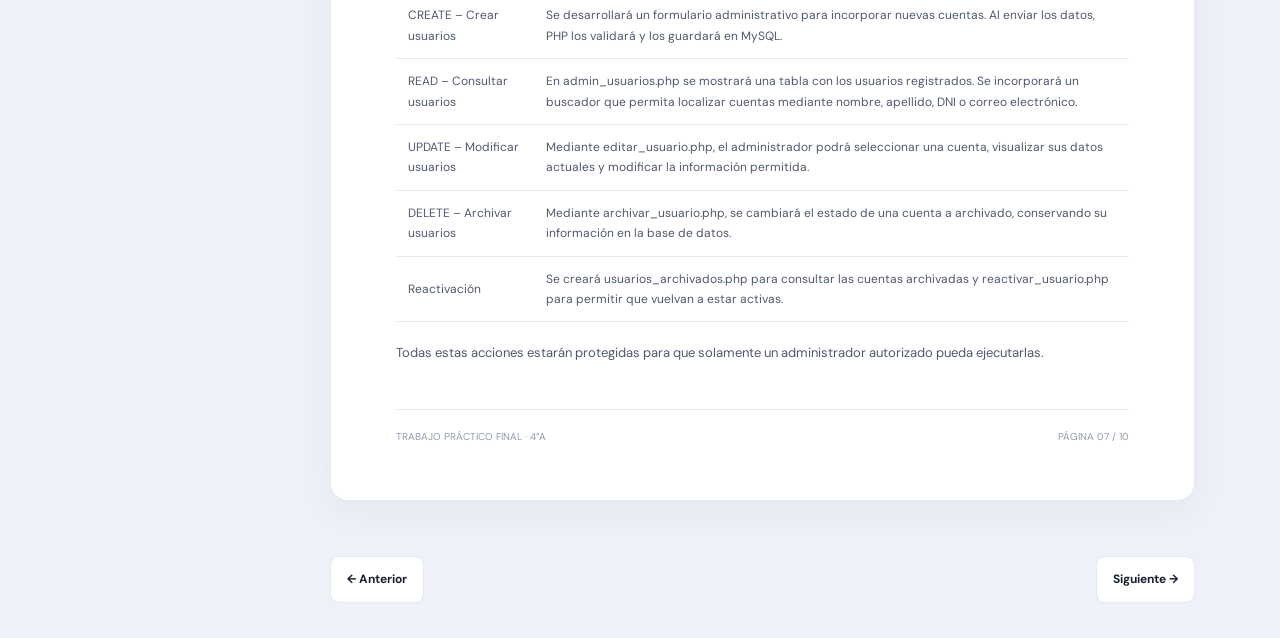
<file: pagina-7.html>
<!DOCTYPE html>
<html lang="es">
<head>
<meta charset="UTF-8">
<meta name="viewport" content="width=device-width, initial-scale=1.0">
<title>Autenticación y CRUD - GAMEZONE</title>
<link rel="stylesheet" href="css/estilos.css">
</head>
<body>
<header>
<a href="index.html" class="logo">INFORME <span>·</span> TRABAJO FINAL</a>
<small>Sistema de gestión web</small>
</header>
<div class="contenedor">
<nav class="menu">
<h4>Contenido del informe</h4>
<a href="index.html">01 · Carátula</a>
<a href="pagina-2.html">02 · Presentación</a>
<a href="pagina-3.html">03 · Público y diseño</a>
<a href="pagina-4.html">04 · Funcionalidades</a>
<a href="pagina-5.html">05 · Herramientas</a>
<a href="pagina-6.html">06 · Archivos y BD</a>
<a class="activo" href="pagina-7.html">07 · CRUD</a>
<a href="pagina-8.html">08 · Seguridad</a>
<a href="pagina-9.html">09 · Pruebas</a>
<a href="pagina-10.html">10 · Conclusión</a>
</nav>

<main class="documento">
<p class="etiqueta">06 · Programación</p>
<h1>Conexión, acceso y administración</h1>

<h2>Conexión entre PHP y MySQL</h2>
<p>Después de crear la base de datos, se desarrollará el archivo conexion.php. Su función será establecer la comunicación entre PHP y MySQL utilizando PDO.</p>

<p>Esta conexión será utilizada por las diferentes páginas para guardar, consultar y modificar información.</p>

<p>Por ejemplo, cuando una persona se registre, PHP utilizará la conexión para insertar sus datos en la tabla usuarios. Cuando intente iniciar sesión, permitirá consultar si su cuenta existe y verificar sus credenciales.</p>

<p>La conexión se reutilizará mediante instrucciones como require o include, evitando escribirla nuevamente en cada archivo.</p>

<h2>Programación del registro y el inicio de sesión</h2>

<h3>Registro</h3>
<p>Se programará el formulario en registro.php, con los campos de nombre, apellido, DNI, correo electrónico y contraseña.</p>

<p>PHP comprobará que los campos estén completos, que los datos sean válidos y que no existan cuentas con el mismo DNI o correo.</p>

<p>Si la información es correcta, se almacenará en MySQL. La contraseña se procesará mediante password_hash() para evitar guardarla como texto sin protección.</p>

<h3>Inicio de sesión</h3>
<p>En login.php se desarrollará el formulario de acceso.</p>

<p>El sistema consultará la cuenta correspondiente y verificará la contraseña mediante password_verify().</p>

<p>Si los datos son correctos, PHP iniciará una sesión mediante session_start(), permitiendo reconocer al usuario durante su navegación.</p>

<p>Si los datos son incorrectos, se mostrará un mensaje de error.</p>

<h3>Cierre de sesión</h3>
<p>Se creará cerrar_sesion.php, encargado de finalizar la sesión y devolver al usuario a la pantalla de acceso.</p>

<h2>Desarrollo del CRUD y administración de usuarios</h2>
<p>Una vez que el registro y el inicio de sesión estén funcionando, se desarrollará el CRUD, una de las partes centrales del trabajo práctico.</p>

<p>CRUD representa cuatro operaciones fundamentales para administrar información:</p>

<div class="tarjetas">
<div class="tarjeta">
<strong>CREATE</strong>
<p>Crear registros.</p>
</div>
<div class="tarjeta">
<strong>READ</strong>
<p>Consultar registros.</p>
</div>
<div class="tarjeta">
<strong>UPDATE</strong>
<p>Actualizar registros.</p>
</div>
<div class="tarjeta">
<strong>DELETE</strong>
<p>Eliminar registros.</p>
</div>
</div>

<p>En GAMEZONE se utilizará una eliminación lógica: en lugar de borrar definitivamente una cuenta, se archivará para conservar sus datos y permitir su reactivación.</p>

<table>
<thead>
<tr><th>Operación</th><th>Desarrollo previsto</th></tr>
</thead>
<tbody>
<tr>
<td>CREATE – Crear usuarios</td>
<td>Se desarrollará un formulario administrativo para incorporar nuevas cuentas. Al enviar los datos, PHP los validará y los guardará en MySQL.</td>
</tr>
<tr>
<td>READ – Consultar usuarios</td>
<td>En admin_usuarios.php se mostrará una tabla con los usuarios registrados. Se incorporará un buscador que permita localizar cuentas mediante nombre, apellido, DNI o correo electrónico.</td>
</tr>
<tr>
<td>UPDATE – Modificar usuarios</td>
<td>Mediante editar_usuario.php, el administrador podrá seleccionar una cuenta, visualizar sus datos actuales y modificar la información permitida.</td>
</tr>
<tr>
<td>DELETE – Archivar usuarios</td>
<td>Mediante archivar_usuario.php, se cambiará el estado de una cuenta a archivado, conservando su información en la base de datos.</td>
</tr>
<tr>
<td>Reactivación</td>
<td>Se creará usuarios_archivados.php para consultar las cuentas archivadas y reactivar_usuario.php para permitir que vuelvan a estar activas.</td>
</tr>
</tbody>
</table>

<p>Todas estas acciones estarán protegidas para que solamente un administrador autorizado pueda ejecutarlas.</p>

<div class="pie">
<span>Trabajo práctico final · 4°A</span>
<span>Página 07 / 10</span>
</div>
</main>
</div>
<div class="contenedor">
<div class="navegacion" style="grid-column:2">
<a href="pagina-6.html">← Anterior</a>
<a href="pagina-8.html">Siguiente →</a>
</div>
</div>
</body>
</html>
</file>
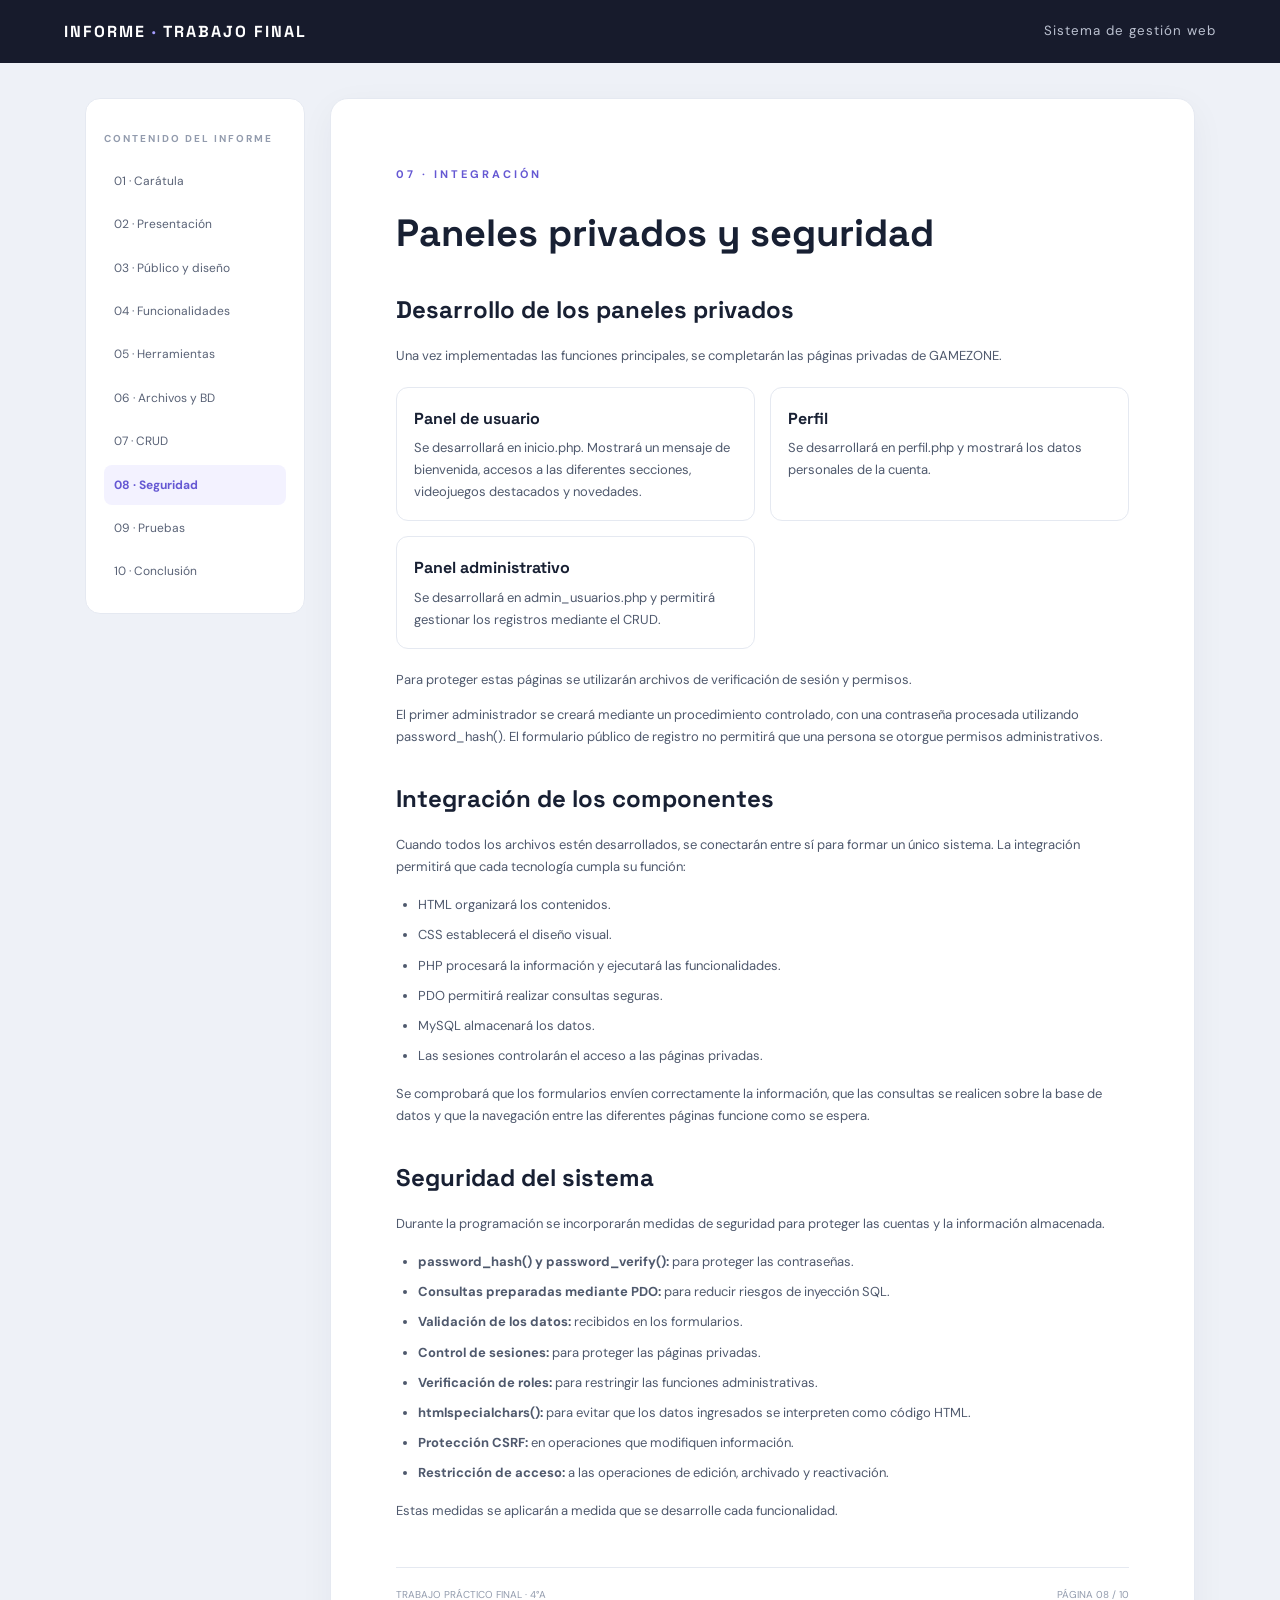
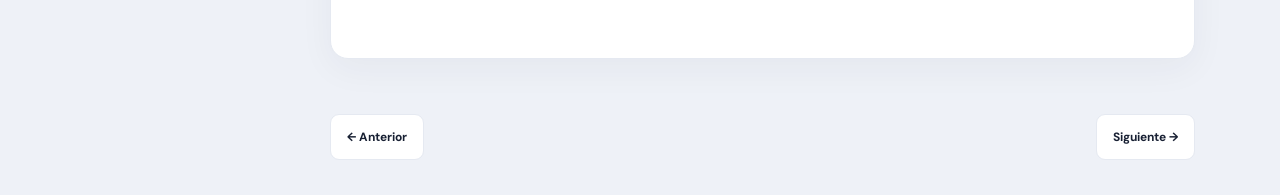
<file: pagina-8.html>
<!DOCTYPE html>
<html lang="es">
<head>
<meta charset="UTF-8">
<meta name="viewport" content="width=device-width, initial-scale=1.0">
<title>Paneles y seguridad - GAMEZONE</title>
<link rel="stylesheet" href="css/estilos.css">
</head>
<body>
<header>
<a href="index.html" class="logo">INFORME <span>·</span> TRABAJO FINAL</a>
<small>Sistema de gestión web</small>
</header>
<div class="contenedor">
<nav class="menu">
<h4>Contenido del informe</h4>
<a href="index.html">01 · Carátula</a>
<a href="pagina-2.html">02 · Presentación</a>
<a href="pagina-3.html">03 · Público y diseño</a>
<a href="pagina-4.html">04 · Funcionalidades</a>
<a href="pagina-5.html">05 · Herramientas</a>
<a href="pagina-6.html">06 · Archivos y BD</a>
<a href="pagina-7.html">07 · CRUD</a>
<a class="activo" href="pagina-8.html">08 · Seguridad</a>
<a href="pagina-9.html">09 · Pruebas</a>
<a href="pagina-10.html">10 · Conclusión</a>
</nav>

<main class="documento">
<p class="etiqueta">07 · Integración</p>
<h1>Paneles privados y seguridad</h1>

<h2>Desarrollo de los paneles privados</h2>
<p>Una vez implementadas las funciones principales, se completarán las páginas privadas de GAMEZONE.</p>

<div class="tarjetas">
<div class="tarjeta">
<strong>Panel de usuario</strong>
<p>Se desarrollará en inicio.php. Mostrará un mensaje de bienvenida, accesos a las diferentes secciones, videojuegos destacados y novedades.</p>
</div>
<div class="tarjeta">
<strong>Perfil</strong>
<p>Se desarrollará en perfil.php y mostrará los datos personales de la cuenta.</p>
</div>
<div class="tarjeta">
<strong>Panel administrativo</strong>
<p>Se desarrollará en admin_usuarios.php y permitirá gestionar los registros mediante el CRUD.</p>
</div>
</div>

<p>Para proteger estas páginas se utilizarán archivos de verificación de sesión y permisos.</p>

<p>El primer administrador se creará mediante un procedimiento controlado, con una contraseña procesada utilizando password_hash(). El formulario público de registro no permitirá que una persona se otorgue permisos administrativos.</p>

<h2>Integración de los componentes</h2>
<p>Cuando todos los archivos estén desarrollados, se conectarán entre sí para formar un único sistema. La integración permitirá que cada tecnología cumpla su función:</p>

<ul>
<li>HTML organizará los contenidos.</li>
<li>CSS establecerá el diseño visual.</li>
<li>PHP procesará la información y ejecutará las funcionalidades.</li>
<li>PDO permitirá realizar consultas seguras.</li>
<li>MySQL almacenará los datos.</li>
<li>Las sesiones controlarán el acceso a las páginas privadas.</li>
</ul>

<p>Se comprobará que los formularios envíen correctamente la información, que las consultas se realicen sobre la base de datos y que la navegación entre las diferentes páginas funcione como se espera.</p>

<h2>Seguridad del sistema</h2>
<p>Durante la programación se incorporarán medidas de seguridad para proteger las cuentas y la información almacenada.</p>

<ul>
<li><strong>password_hash() y password_verify():</strong> para proteger las contraseñas.</li>
<li><strong>Consultas preparadas mediante PDO:</strong> para reducir riesgos de inyección SQL.</li>
<li><strong>Validación de los datos:</strong> recibidos en los formularios.</li>
<li><strong>Control de sesiones:</strong> para proteger las páginas privadas.</li>
<li><strong>Verificación de roles:</strong> para restringir las funciones administrativas.</li>
<li><strong>htmlspecialchars():</strong> para evitar que los datos ingresados se interpreten como código HTML.</li>
<li><strong>Protección CSRF:</strong> en operaciones que modifiquen información.</li>
<li><strong>Restricción de acceso:</strong> a las operaciones de edición, archivado y reactivación.</li>
</ul>

<p>Estas medidas se aplicarán a medida que se desarrolle cada funcionalidad.</p>

<div class="pie">
<span>Trabajo práctico final · 4°A</span>
<span>Página 08 / 10</span>
</div>
</main>
</div>
<div class="contenedor">
<div class="navegacion" style="grid-column:2">
<a href="pagina-7.html">← Anterior</a>
<a href="pagina-9.html">Siguiente →</a>
</div>
</div>
</body>
</html>
</file>
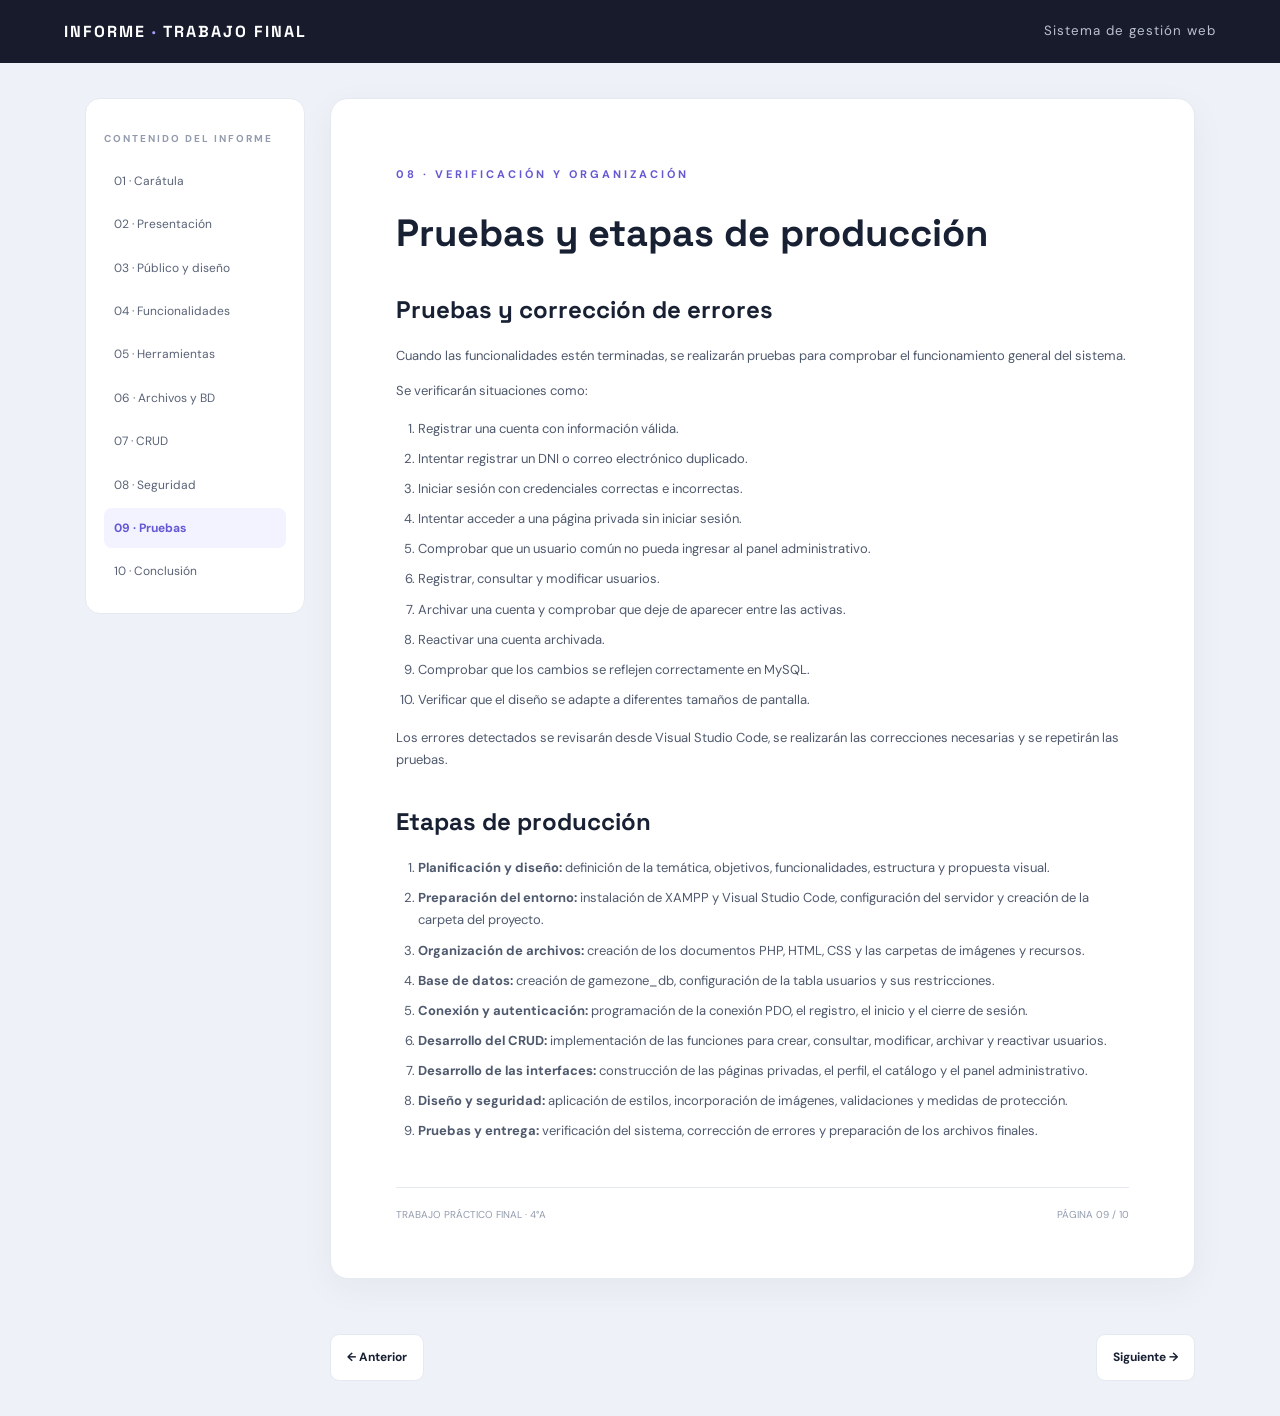
<file: pagina-9.html>
<!DOCTYPE html>
<html lang="es">
<head>
<meta charset="UTF-8">
<meta name="viewport" content="width=device-width, initial-scale=1.0">
<title>Pruebas y producción - GAMEZONE</title>
<link rel="stylesheet" href="css/estilos.css">
</head>
<body>
<header>
<a href="index.html" class="logo">INFORME <span>·</span> TRABAJO FINAL</a>
<small>Sistema de gestión web</small>
</header>
<div class="contenedor">
<nav class="menu">
<h4>Contenido del informe</h4>
<a href="index.html">01 · Carátula</a>
<a href="pagina-2.html">02 · Presentación</a>
<a href="pagina-3.html">03 · Público y diseño</a>
<a href="pagina-4.html">04 · Funcionalidades</a>
<a href="pagina-5.html">05 · Herramientas</a>
<a href="pagina-6.html">06 · Archivos y BD</a>
<a href="pagina-7.html">07 · CRUD</a>
<a href="pagina-8.html">08 · Seguridad</a>
<a class="activo" href="pagina-9.html">09 · Pruebas</a>
<a href="pagina-10.html">10 · Conclusión</a>
</nav>

<main class="documento">
<p class="etiqueta">08 · Verificación y organización</p>
<h1>Pruebas y etapas de producción</h1>

<h2>Pruebas y corrección de errores</h2>
<p>Cuando las funcionalidades estén terminadas, se realizarán pruebas para comprobar el funcionamiento general del sistema.</p>

<p>Se verificarán situaciones como:</p>

<ol>
<li>Registrar una cuenta con información válida.</li>
<li>Intentar registrar un DNI o correo electrónico duplicado.</li>
<li>Iniciar sesión con credenciales correctas e incorrectas.</li>
<li>Intentar acceder a una página privada sin iniciar sesión.</li>
<li>Comprobar que un usuario común no pueda ingresar al panel administrativo.</li>
<li>Registrar, consultar y modificar usuarios.</li>
<li>Archivar una cuenta y comprobar que deje de aparecer entre las activas.</li>
<li>Reactivar una cuenta archivada.</li>
<li>Comprobar que los cambios se reflejen correctamente en MySQL.</li>
<li>Verificar que el diseño se adapte a diferentes tamaños de pantalla.</li>
</ol>

<p>Los errores detectados se revisarán desde Visual Studio Code, se realizarán las correcciones necesarias y se repetirán las pruebas.</p>

<h2>Etapas de producción</h2>

<ol>
<li><strong>Planificación y diseño:</strong> definición de la temática, objetivos, funcionalidades, estructura y propuesta visual.</li>

<li><strong>Preparación del entorno:</strong> instalación de XAMPP y Visual Studio Code, configuración del servidor y creación de la carpeta del proyecto.</li>

<li><strong>Organización de archivos:</strong> creación de los documentos PHP, HTML, CSS y las carpetas de imágenes y recursos.</li>

<li><strong>Base de datos:</strong> creación de gamezone_db, configuración de la tabla usuarios y sus restricciones.</li>

<li><strong>Conexión y autenticación:</strong> programación de la conexión PDO, el registro, el inicio y el cierre de sesión.</li>

<li><strong>Desarrollo del CRUD:</strong> implementación de las funciones para crear, consultar, modificar, archivar y reactivar usuarios.</li>

<li><strong>Desarrollo de las interfaces:</strong> construcción de las páginas privadas, el perfil, el catálogo y el panel administrativo.</li>

<li><strong>Diseño y seguridad:</strong> aplicación de estilos, incorporación de imágenes, validaciones y medidas de protección.</li>

<li><strong>Pruebas y entrega:</strong> verificación del sistema, corrección de errores y preparación de los archivos finales.</li>
</ol>

<div class="pie">
<span>Trabajo práctico final · 4°A</span>
<span>Página 09 / 10</span>
</div>
</main>
</div>
<div class="contenedor">
<div class="navegacion" style="grid-column:2">
<a href="pagina-8.html">← Anterior</a>
<a href="pagina-10.html">Siguiente →</a>
</div>
</div>
</body>
</html>
</file>
<file: css/estilos.css>
@import url('https://fonts.googleapis.com/css2?family=DM+Sans:wght@400;500;600;700&family=Space+Grotesk:wght@400;500;600;700&display=swap');

:root {
    --fondo: #eef1f7;
    --blanco: #ffffff;
    --texto: #182033;
    --gris: #697386;
    --violeta: #6558d3;
    --linea: #e5e9f1;
    --suave: #f3f2ff;
}

* {
    box-sizing: border-box;
}

body {
    margin: 0;
    background: var(--fondo);
    color: var(--texto);
    font-family: 'DM Sans', sans-serif;
    line-height: 1.7;
}

a {
    text-decoration: none;
    color: inherit;
}

header {
    background: #171b2c;
    color: white;
    padding: 18px 5%;
    display: flex;
    justify-content: space-between;
    align-items: center;
}

.logo {
    font-family: 'Space Grotesk', sans-serif;
    font-weight: 700;
    letter-spacing: 2px;
}

.logo span {
    color: #a69eff;
}

header small {
    color: #bbc1d0;
    letter-spacing: 1px;
}

.contenedor {
    max-width: 1150px;
    margin: 35px auto;
    padding: 0 20px;
    display: grid;
    grid-template-columns: 220px 1fr;
    gap: 25px;
}

.menu {
    background: white;
    padding: 18px;
    border: 1px solid var(--linea);
    border-radius: 15px;
    height: fit-content;
    position: sticky;
    top: 20px;
}

.menu h4 {
    color: #929bad;
    font-size: 10px;
    letter-spacing: 2px;
    text-transform: uppercase;
}

.menu a {
    display: block;
    padding: 10px;
    margin: 3px 0;
    border-radius: 8px;
    font-size: 12px;
    color: #596276;
    transition: .2s;
}

.menu a:hover,
.menu a.activo {
    background: var(--suave);
    color: var(--violeta);
    font-weight: bold;
}

.documento {
    background: white;
    border: 1px solid var(--linea);
    border-radius: 18px;
    padding: 55px 65px;
    min-height: 750px;
    box-shadow: 0 10px 35px #20294a0c;
}

.etiqueta {
    color: var(--violeta);
    font-size: 11px;
    font-weight: bold;
    letter-spacing: 3px;
    text-transform: uppercase;
}

h1, h2, h3 {
    font-family: 'Space Grotesk', sans-serif;
    line-height: 1.3;
}

h1 {
    font-size: 38px;
    margin-bottom: 20px;
}

h2 {
    font-size: 24px;
    margin-top: 35px;
}

h3 {
    font-size: 17px;
    margin-top: 25px;
}

p, li {
    color: #4f596d;
    font-size: 13px;
}

li {
    margin-bottom: 8px;
}

ul, ol {
    padding-left: 22px;
}

.destacado {
    background: #f7f6ff;
    border-left: 4px solid var(--violeta);
    padding: 17px;
    border-radius: 0 10px 10px 0;
    margin: 20px 0;
    font-size: 13px;
    color: #535d72;
}

.tarjetas {
    display: grid;
    grid-template-columns: repeat(2, 1fr);
    gap: 15px;
    margin: 20px 0;
}

.tarjeta {
    border: 1px solid var(--linea);
    padding: 17px;
    border-radius: 12px;
}

.tarjeta strong {
    display: block;
    font-family: 'Space Grotesk';
    margin-bottom: 5px;
}

.tarjeta p {
    margin: 0;
}

.etiqueta-color {
    display: inline-block;
    background: var(--suave);
    color: var(--violeta);
    border-radius: 30px;
    padding: 6px 12px;
    font-size: 10px;
    font-weight: bold;
    margin: 4px;
}

.codigo {
    background: #171b2c;
    color: #dce1f2;
    padding: 18px;
    border-radius: 12px;
    font-family: monospace;
    font-size: 12px;
    overflow-x: auto;
    white-space: pre-wrap;
}

table {
    width: 100%;
    border-collapse: collapse;
    margin: 20px 0;
    font-size: 12px;
}

th {
    background: #f3f4f8;
    text-align: left;
    color: #737e91;
}

td, th {
    padding: 12px;
    border-bottom: 1px solid var(--linea);
}

td {
    color: #4f596d;
}

.pie {
    border-top: 1px solid var(--linea);
    margin-top: 45px;
    padding-top: 18px;
    display: flex;
    justify-content: space-between;
    color: #929bad;
    font-size: 10px;
    text-transform: uppercase;
}

.navegacion {
    display: flex;
    justify-content: space-between;
    margin-top: 20px;
    gap: 10px;
}

.navegacion a {
    background: white;
    border: 1px solid var(--linea);
    border-radius: 9px;
    padding: 12px 16px;
    font-size: 12px;
    font-weight: bold;
}

.navegacion a:hover {
    color: var(--violeta);
    border-color: var(--violeta);
}

/* PORTADA */

.portada {
    min-height: 700px;
    display: flex;
    flex-direction: column;
    justify-content: space-between;
    background:
        radial-gradient(circle at 90% 10%, #e9e7ff, transparent 35%),
        white;
    position: relative;
}

.simbolo {
    background: #1b2034;
    color: white;
    width: 60px;
    height: 60px;
    border-radius: 16px;
    display: grid;
    place-items: center;
    font-weight: bold;
    font-size: 22px;
}

.portada h1 {
    font-size: 55px;
}

.subtitulo {
    font-size: 19px;
    color: var(--gris);
}

.datos {
    display: grid;
    grid-template-columns: 1fr 1fr;
    gap: 20px;
    border-top: 1px solid var(--linea);
    padding-top: 25px;
    max-width: 650px;
}

.datos span {
    display: block;
    color: #929bad;
    font-size: 10px;
    text-transform: uppercase;
    letter-spacing: 1px;
}

.datos strong {
    font-size: 13px;
}

@media(max-width: 800px) {
    .contenedor {
        display: block;
    }

    .menu {
        position: static;
        display: flex;
        overflow-x: auto;
        gap: 5px;
        margin-bottom: 18px;
    }

    .menu h4 {
        display: none;
    }

    .menu a {
        white-space: nowrap;
    }

    .documento {
        padding: 30px 23px;
    }

    .tarjetas {
        grid-template-columns: 1fr;
    }

    .portada h1 {
        font-size: 42px;
    }

    header small {
        display: none;
    }
}

@media print {
    body {
        background: white;
    }

    header, .menu, .navegacion {
        display: none;
    }

    .contenedor {
        display: block;
        margin: 0;
    }

    .documento {
        box-shadow: none;
        border: none;
    }
}
</file>
